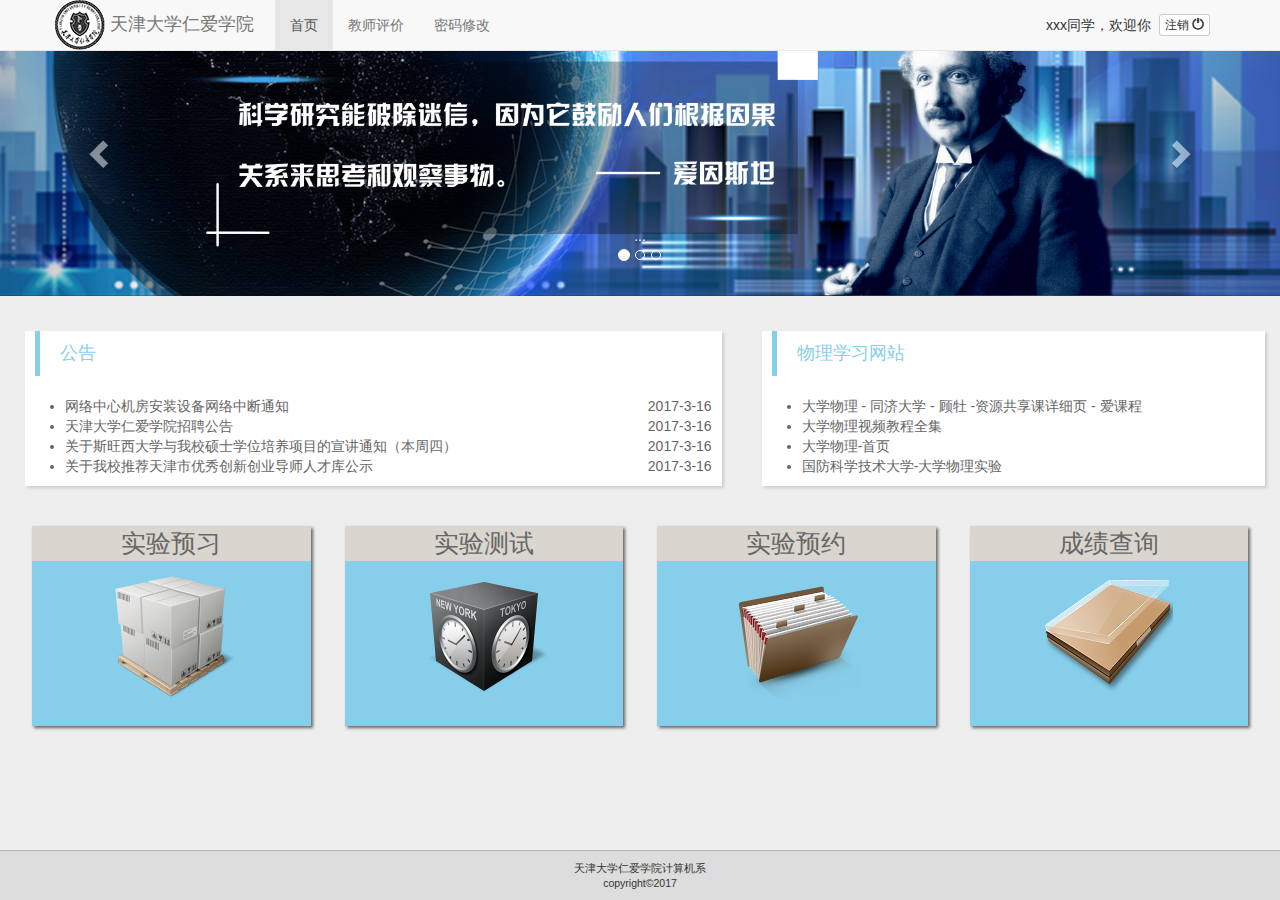
<file: PhysicsSystem/PhysicsSystem/index.html>
<!DOCTYPE html>
<html lang="en">
<head>
    <meta charset="UTF-8">
    <meta name="viewport" content="width=device-width, initial-scale=1">
    <title>天津大学仁爱学院大学物理实验平台-主页</title>
    <link rel="stylesheet" href="css/bootstrap.css">
    <link rel="stylesheet" href="css/index.css">
    <script src="js/jquery.js"></script>
	<script src="js/bootstrap.js"></script>
	<script src="js/index.js"></script>
	
	<script src="js/dataTables.bootstrap.js"></script>
	<script src="js/jquery.dataTables.min.js"></script>
	<link rel="stylesheet" href="css/jquery.dataTables.css">
    <link rel="stylesheet" href="css/dataTables.bootstrap.min.css">
</head>
<body>
	
<!--<img src="images/banner.jpg" class="img-responsive img-rounded img-thumbnail">-->



<!--
	作者：956910931@qq.com
	时间：2017-04-04
	描述：轮播
-->

<div id="carousel-example-generic" class="carousel slide" data-ride="carousel">
  
  <ol class="carousel-indicators">
    <li data-target="#carousel-example-generic" data-slide-to="0" class="active"></li>
    <li data-target="#carousel-example-generic" data-slide-to="1"></li>
    <li data-target="#carousel-example-generic" data-slide-to="2"></li>
  </ol>

  
  <div class="carousel-inner" role="listbox">
    <div class="item active">
      <img src="images/banner.jpg" alt="...">
      <div class="carousel-caption">
     ...
      </div>
    </div>
    <div class="item">
      <img src="images/banner.jpg" alt="...">
      <div class="carousel-caption">
        ...
      </div>
    </div>
     <div class="item">
      <img src="images/banner.jpg" alt="...">
      <div class="carousel-caption">
        ...
      </div>
    </div>
  </div>

  <!-- Controls -->
  <a class="left carousel-control" href="#carousel-example-generic" role="button" data-slide="prev">
    <span class="glyphicon glyphicon-chevron-left" aria-hidden="true"></span>
    <span class="sr-only">Previous</span>
  </a>
  <a class="right carousel-control" href="#carousel-example-generic" role="button" data-slide="next">
    <span class="glyphicon glyphicon-chevron-right" aria-hidden="true"></span>
    <span class="sr-only">Next</span>
  </a>
</div>

<!--轮播结束-->



<nav class="navbar navbar-default navbar-fixed-top">
    <div class="container">
        <div class="navbar-brand">
			<span>
			<img src="images/logo.png">
          天津大学仁爱学院
			</span>
        </div>
        <ul class="nav navbar-nav">
            <li class="active" id="main"><a href="index.html">首页</a></li>
            <li><a href="evaluation.html">教师评价</a></li>
            <li id="updatePwdParent"><a href="#" data-toggle="modal" data-target="#passWord" id="updatePwd">密码修改</a> </li>
        </ul>
        <a href="teacher.html" class="btn btn-default navbar-btn pull-right btn-xs">
            注销
            <span class="glyphicon glyphicon-off"></span>

        </a>
        <span style="line-height: 50px;" class="pull-right">xxx同学，欢迎你&nbsp;&nbsp;</span>
    </div>
</nav>
<div class="container-fluid content1">
    <div class="row">
        <div class="col-md-7">
            <div class="ann">
                <blockquote>
                    公告
                </blockquote>
                <ul class="ann_content">
                    <li><a href="ann.html">网络中心机房安装设备网络中断通知</a><span>2017-3-16</span></li>
                    <li><a href="ann.html">天津大学仁爱学院招聘公告</a><span>2017-3-16</span></li>
                    <li><a href="ann.html">关于斯旺西大学与我校硕士学位培养项目的宣讲通知（本周四）</a><span>2017-3-16</span></li>
                    <li><a href="ann.html">关于我校推荐天津市优秀创新创业导师人才库公示</a><span>2017-3-16</span></li>
                </ul>
            </div>
        </div>
        <div class="col-md-5">
            <div class="quote">
                <blockquote>
                    物理学习网站
                </blockquote>
                <ul class="quote_content">
                    <li><a target="_blank" href="http://www.icourses.cn/coursestatic/course_2182.html">大学物理 - 同济大学 - 顾牡 -资源共享课详细页 - 爱课程</a></li>
                    <li><a target="_blank" href="http://v.dxsbb.com/ligong/305/">大学物理视频教程全集</a></li>
                    <li><a target="_blank" href="http://univphys.szu.edu.cn/">大学物理-首页</a></li>
                    <li><a target="_blank" href="http://www.icourse163.org/course/NUDT-1001673004#/info">国防科学技术大学-大学物理实验</a></li>
                </ul>
            </div>
        </div>
    </div>
</div>
<div class="content2">
    <div class="container-fluid">
        <div class="col-md-3">
            <div class="block" id="block1">
                <a href="data.html">
                    <p>实验预习</p>
                    <img src="images/1.png" class="center-block">
                </a>
            </div>
        </div>

        <div class="col-md-3">
            <div class="block" id="block3">
                <a href="test.html">
                    <p>实验测试</p>
                    <img src="images/3.png" class="center-block">
                </a>
            </div>
        </div>
        <div class="col-md-3">
            <div class="block" id="block4">
                <a href="#" data-toggle="modal" data-target="#reserve">
                    <p>实验预约</p>
                    <img src="images/4.png" class="center-block">
                </a>
            </div>
        </div>
        <div class="col-md-3" >
            <div class="block" id="block2">
                <a href="#" data-target="#searchGrade" data-toggle="modal">
                    <p>成绩查询</p>
                    <img src="images/2.png" class="center-block">
                </a>
            </div>
        </div>
    </div>
</div>
<div class="modal modal-dialog" id="searchGrade">
    <div class="modal-content">
        <div class="modal-header">
            <button type="button" class="close" data-dismiss="modal" aria-hidden="true">&times;</button>
            <h4 class="modal-title" id="myModalLabel">成绩查询</h4>
            <div class="modal-body">
                <table class="table table-hover" id="mytable2">
                    <thead>
                    <tr style="font-size: 0.85em;">
                        <th>实验名称</th>
                        <th>预习成绩</th>
                        <th>实验成绩</th>
                        <th>实验报告成绩</th>
                        <th>总成绩</th>
                    </tr>
                    </thead>
                    <tbody>

                    <tr>
                        <th>--</th>
                        <th>--</th>
                        <th>--</th>
                        <th>--</th>
                        <th>--</th>
                    </tr>
                    <tr>
                        <th>--</th>
                        <th>--</th>
                        <th>--</th>
                        <th>--</th>
                        <th>--</th>
                    </tr>
                    <tr>
                        <th>--</th>
                        <th>--</th>
                        <th>--</th>
                        <th>--</th>
                        <th>--</th>
                    </tr>
                    <tr>
                        <th>--</th>
                        <th>--</th>
                        <th>--</th>
                        <th>--</th>
                        <th>--</th>
                    </tr>
                    <tr>
                        <th>--</th>
                        <th>--</th>
                        <th>--</th>
                        <th>--</th>
                        <th>--</th>
                    </tr>
                    <tr>
                        <th>--</th>
                        <th>--</th>
                        <th>--</th>
                        <th>--</th>
                        <th>--</th>
                    </tr>
                    <tr>
                        <th>--</th>
                        <th>--</th>
                        <th>--</th>
                        <th>--</th>
                        <th>--</th>
                    </tr>
                     <tr>
                        <th>--</th>
                        <th>--</th>
                        <th>--</th>
                        <th>--</th>
                        <th>--</th>
                    </tr>
                     <tr>
                        <th>--</th>
                        <th>--</th>
                        <th>--</th>
                        <th>--</th>
                        <th>--</th>
                    </tr>
                     <tr>
                        <th>--</th>
                        <th>--</th>
                        <th>--</th>
                        <th>--</th>
                        <th>--</th>
                    </tr>
                     <tr>
                        <th>--</th>
                        <th>--</th>
                        <th>--</th>
                        <th>--</th>
                        <th>--</th>
                    </tr>
                    </tbody>
                </table>
                
            </div>
            <div class="modal-footer">
                <button type="button" class="btn btn-default" data-dismiss="modal">关闭</button>
            </div>
        </div>
    </div>

</div>
<div class="modal modal-dialog" id="passWord">
    <div class="modal-content">
        <div class="modal-header">
            <button type="button" class="close" data-dismiss="modal" aria-hidden="true" id="closeModal">&times;</button>
            <h4 class="modal-title">修改密码</h4>
            <div class="modal-body">
                <form>
                    <p>
                        <label for="oldpassword">原密码：</label>
                        <input type="text" class="form-control" id="oldpassword" required placeholder="请输入原密码">
                    </p>
                    <p>
                        <label for="newpassword">新密码：</label>
                        <input type="text" class="form-control" id="newpassword" required placeholder="请输入新密码">
                    </p>
                    <p>
                        <label for="confirmpassword">确认密码：</label>
                        <input type="text" class="form-control" id="confirmpassword" required placeholder="请确认密码">
                    </p>
                    <input type="submit" class="btn btn-default center-block" value="确认修改">

                </form>
            </div>
        </div>
    </div>

</div>
<div class="modal modal-dialog" id="reserve">
    <div class="modal-content">
        <div class="modal-header">
            <button type="button" class="close" data-dismiss="modal" aria-hidden="true">&times;</button>
            <h4 class="modal-title">实验预约</h4>
            <div class="modal-body">
                <div class="alert alert-danger">
                    请先完成预习任务，然后才能预约实验
                </div>
                <div class="alert alert-success">
                    实验时间：xx-xx-xx<br>
                    实验教室：xxx<br>
                    负责教师：xxx<br>
                </div>
            </div>
            <div class="modal-footer">
                <button type="button" class="btn btn-default" data-dismiss="modal">关闭</button>
            </div>
        </div>
    </div>

</div>
<div class="footer_t"></div>
<div class="footer">
	<div class="font">
		天津大学仁爱学院计算机系<br>
    copyright&copy;2017
	</div>
    
</div>


<script>
	$(document).ready(function(){
		$('#updatePwd').bind('click',updatepwd);
		$('#closeModal').bind('click',closemodal);
		
		
		function updatepwd(){
			$('#main').removeClass("active");
			$('#updatePwdParent').addClass("active");
		}
		
		function closemodal(){
			$('#main').addClass("active");
			$('#updatePwdParent').removeClass("active");
		}
		
	})
</script>

<script>
    $(document).ready(function() {
        $('#mytable2').DataTable({
            language: {
                "sProcessing": "处理中...",
                "sLengthMenu": "显示 _MENU_ 项结果",
                "sZeroRecords": "没有匹配结果",
                "sInfo": "显示第 _START_ 至 _END_ 项结果，共 _TOTAL_ 项",
                "sInfoEmpty": "显示第 0 至 0 项结果，共 0 项",
                "sInfoFiltered": "(由 _MAX_ 项结果过滤)",
                "sInfoPostFix": "",
                "sSearch": "搜索:",
                "sUrl": "",
                "sEmptyTable": "表中数据为空",
                "sLoadingRecords": "载入中...",
                "sInfoThousands": ",",
                "oPaginate": {
                    "sFirst": "首页",
                    "sPrevious": "上页",
                    "sNext": "下页",
                    "sLast": "末页"
                },
                "oAria": {
                    "sSortAscending": ": 以升序排列此列",
                    "sSortDescending": ": 以降序排列此列"
                }
            }

        });
    } );

</script>
</body>
</html>
</file>
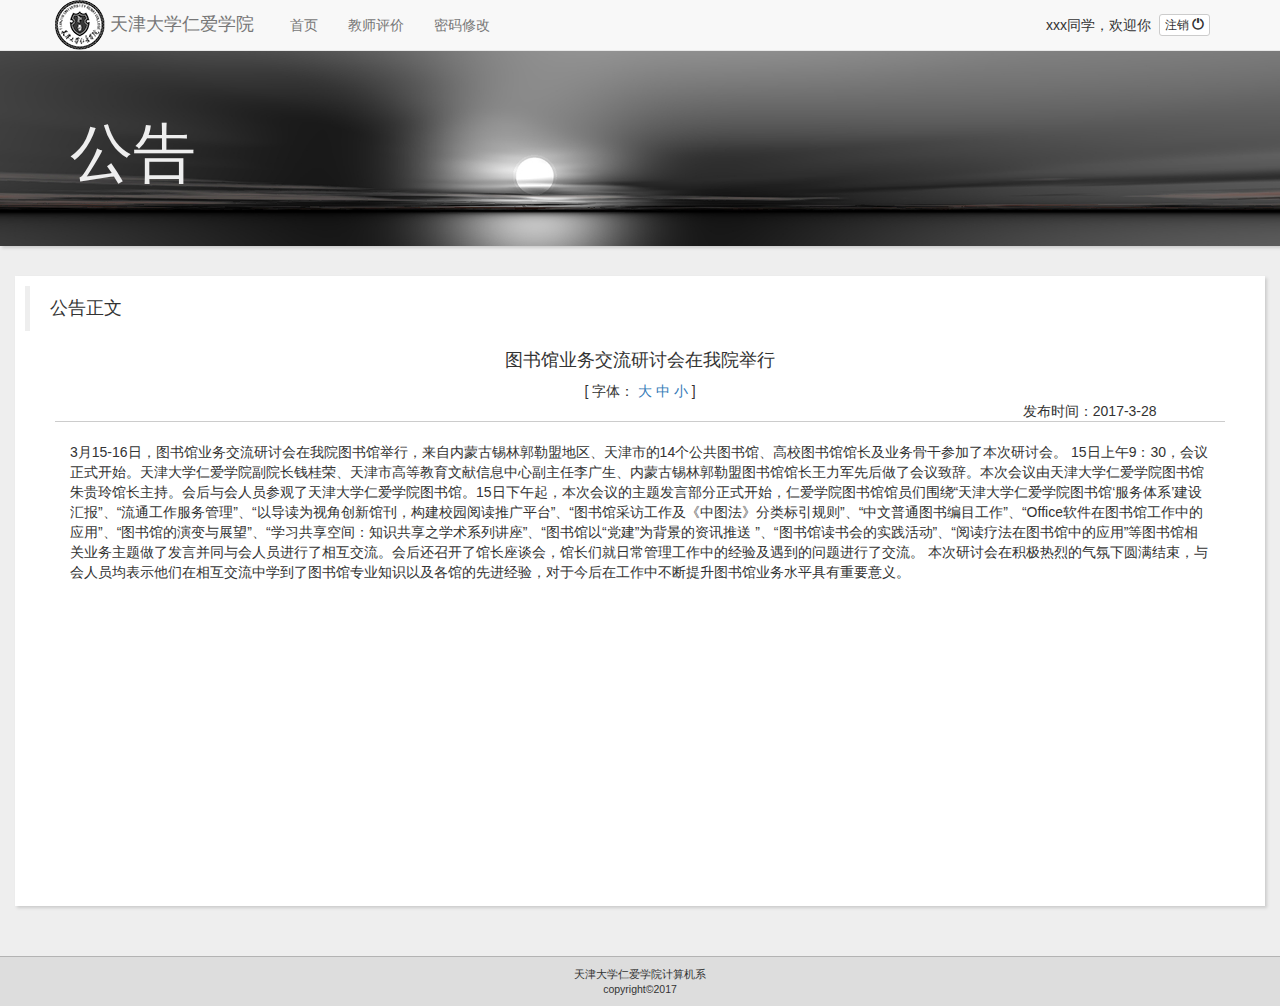
<file: PhysicsSystem/PhysicsSystem/ann.html>
<!DOCTYPE html>
<html lang="en">
<head>
    <meta charset="UTF-8">
    <meta name="viewport" content="width=device-width, initial-scale=1">
    <title>天津大学仁爱学院大学物理实验平台-教师管理后台</title>
    <link rel="stylesheet" href="css/bootstrap.css">
    <link rel="stylesheet" href="css/index.css">
</head>
<body>
<nav class="navbar navbar-default navbar-fixed-top">
    <div class="container">
        <div class="navbar-brand">
			<span>
			<img src="images/logo.png">
            天津大学仁爱学院
			</span>
        </div>
        <ul class="nav navbar-nav">
            <li><a href="index.html">首页</a></li>
            <li><a href="evaluation.html">教师评价</a></li>
            <li><a href="#" data-toggle="modal" data-target="#passWord">密码修改</a> </li>
        </ul>
         <a href="teacher.html" class="btn btn-default navbar-btn pull-right btn-xs">
            注销
            <span class="glyphicon glyphicon-off"></span>

        </a>
        <span style="line-height: 50px;" class="pull-right">xxx同学，欢迎你&nbsp;&nbsp;</span>
    </div>
</nav>
<div class="jumbotron teacher_banner img-responsive">
    <div class="container">
        <h1>公告</h1>
    </div>
</div>
<div class="container-fluid">
    <div class="ann1_content">
        <blockquote>
            公告正文
        </blockquote>
        <div class="ann_header">
            <h4 class="ann_title">图书馆业务交流研讨会在我院举行</h4>
            <div class="ann_btn">[&nbsp;字体：&nbsp;<a href="javascript:void(0);" id="font_b">大</a>&nbsp;<a href="javascript:void(0);" id="font_m">中</a>&nbsp;<a href="javascript:void(0);" id="font_s">小</a>&nbsp;]</div>
            <div class="ann_time">发布时间：2017-3-28</div>
        </div>
        <p class="container ann_body" id="font">
            3月15-16日，图书馆业务交流研讨会在我院图书馆举行，来自内蒙古锡林郭勒盟地区、天津市的14个公共图书馆、高校图书馆馆长及业务骨干参加了本次研讨会。
            15日上午9：30，会议正式开始。天津大学仁爱学院副院长钱桂荣、天津市高等教育文献信息中心副主任李广生、内蒙古锡林郭勒盟图书馆馆长王力军先后做了会议致辞。本次会议由天津大学仁爱学院图书馆朱贵玲馆长主持。会后与会人员参观了天津大学仁爱学院图书馆。15日下午起，本次会议的主题发言部分正式开始，仁爱学院图书馆馆员们围绕“天津大学仁爱学院图书馆‘服务体系’建设汇报”、“流通工作服务管理”、“以导读为视角创新馆刊，构建校园阅读推广平台”、“图书馆采访工作及《中图法》分类标引规则”、“中文普通图书编目工作”、“Office软件在图书馆工作中的应用”、“图书馆的演变与展望”、“学习共享空间：知识共享之学术系列讲座”、“图书馆以“党建”为背景的资讯推送 ”、“图书馆读书会的实践活动”、“阅读疗法在图书馆中的应用”等图书馆相关业务主题做了发言并同与会人员进行了相互交流。会后还召开了馆长座谈会，馆长们就日常管理工作中的经验及遇到的问题进行了交流。
            本次研讨会在积极热烈的气氛下圆满结束，与会人员均表示他们在相互交流中学到了图书馆专业知识以及各馆的先进经验，对于今后在工作中不断提升图书馆业务水平具有重要意义。
        </p>

    </div>

</div>
<div class="modal modal-dialog" id="passWord">
    <div class="modal-content">
        <div class="modal-header">
            <button type="button" class="close" data-dismiss="modal" aria-hidden="true">&times;</button>
            <h4 class="modal-title">修改密码</h4>
            <div class="modal-body">
                <form>
                    <p>
                        <label for="oldpassword">原密码：</label>
                        <input type="text" class="form-control" id="oldpassword" required placeholder="请输入原密码">
                    </p>
                    <p>
                        <label for="newpassword">新密码：</label>
                        <input type="text" class="form-control" id="newpassword" required placeholder="请输入新密码">
                    </p>
                    <p>
                        <label for="confirmpassword">确认密码：</label>
                        <input type="text" class="form-control" id="confirmpassword" required placeholder="请确认密码">
                    </p>
                    <input type="submit" class="btn btn-default center-block">

                </form>
            </div>
        </div>
    </div>

</div>
<div class="footer_t"></div>
<div class="footer">
  <div class="font">
		天津大学仁爱学院计算机系<br>
    copyright&copy;2017
	</div>

</div>
<script src="js/jquery.js"></script>
<script src="js/bootstrap.js"></script>
<script src="js/index.js"></script>
<script>
    $(function () {
        $('#font_b').click(function () {
            $('#font').css("font-size","20px");
        })
        $('#font_m').click(function () {
            $('#font').css("font-size","16px");
        })
        $('#font_s').click(function () {
            $('#font').css("font-size","12px");
        })

    })

</script>


</body>
</html>
</file>
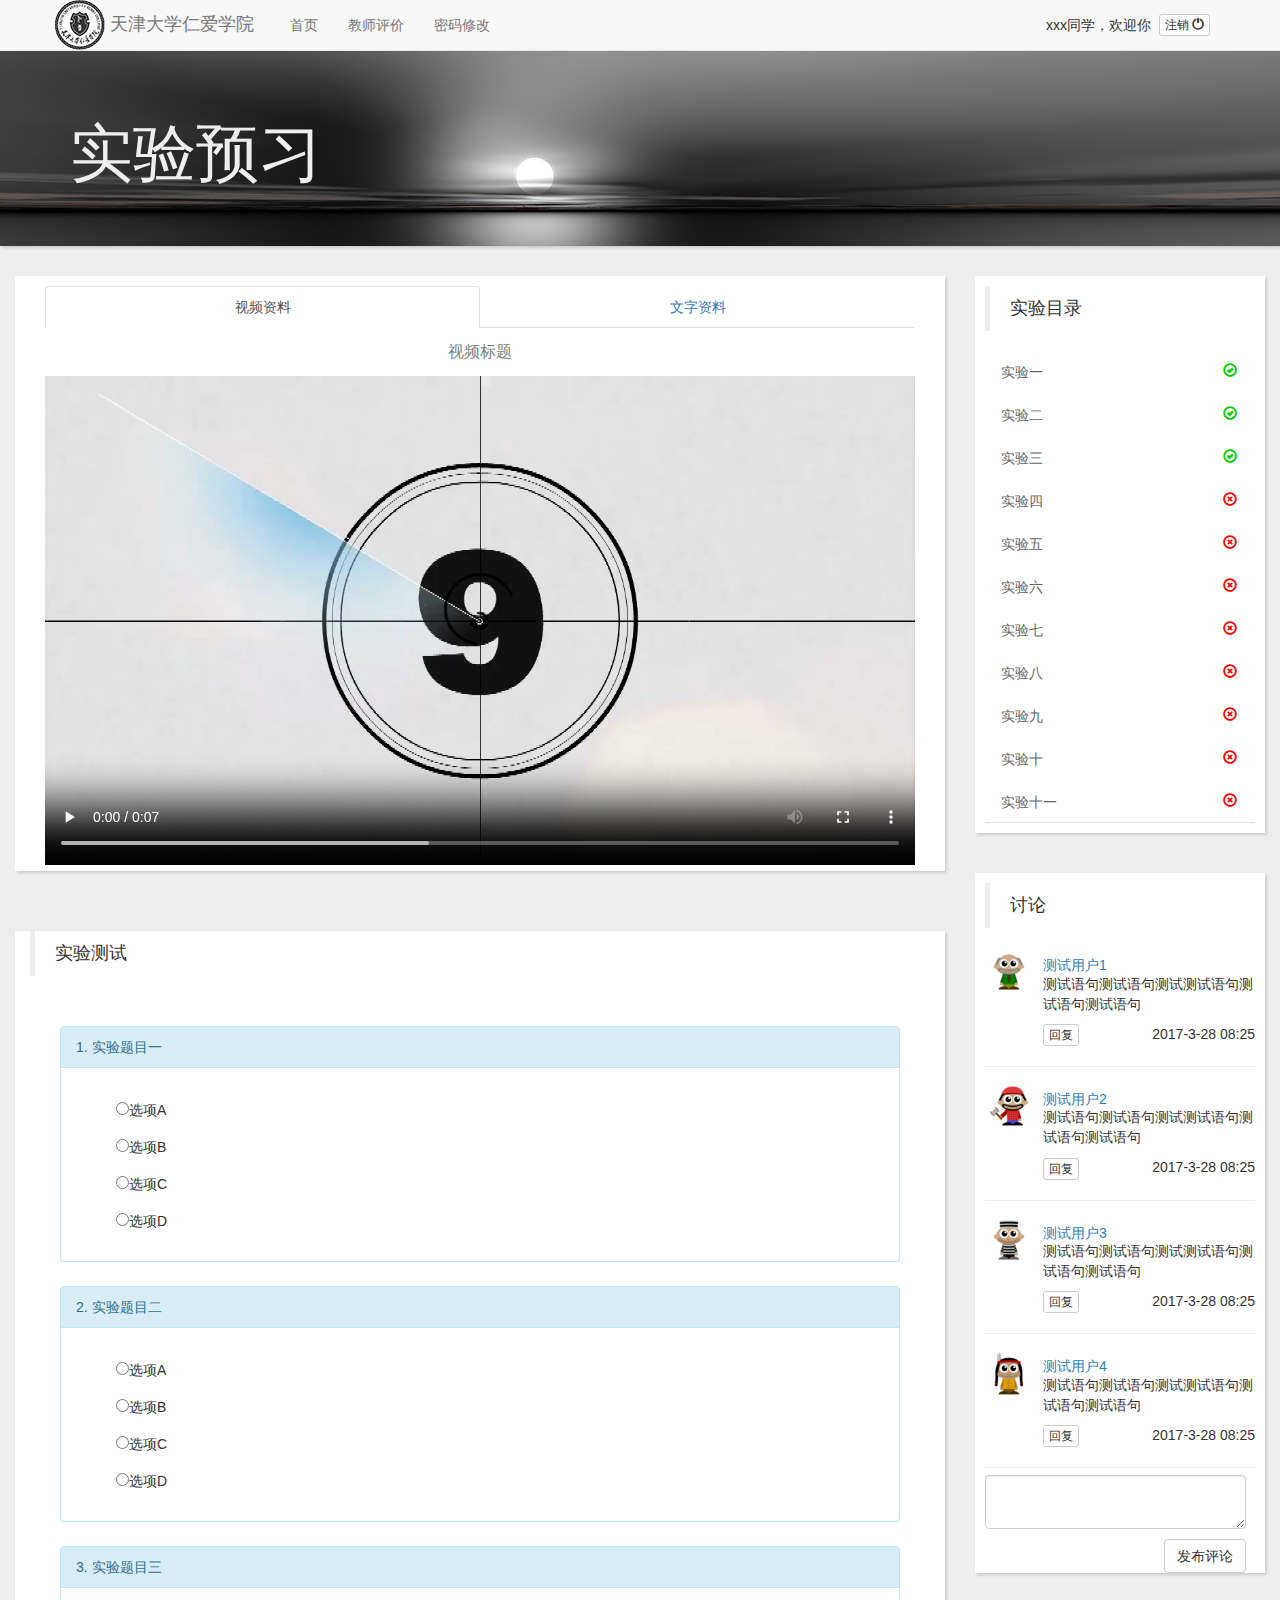
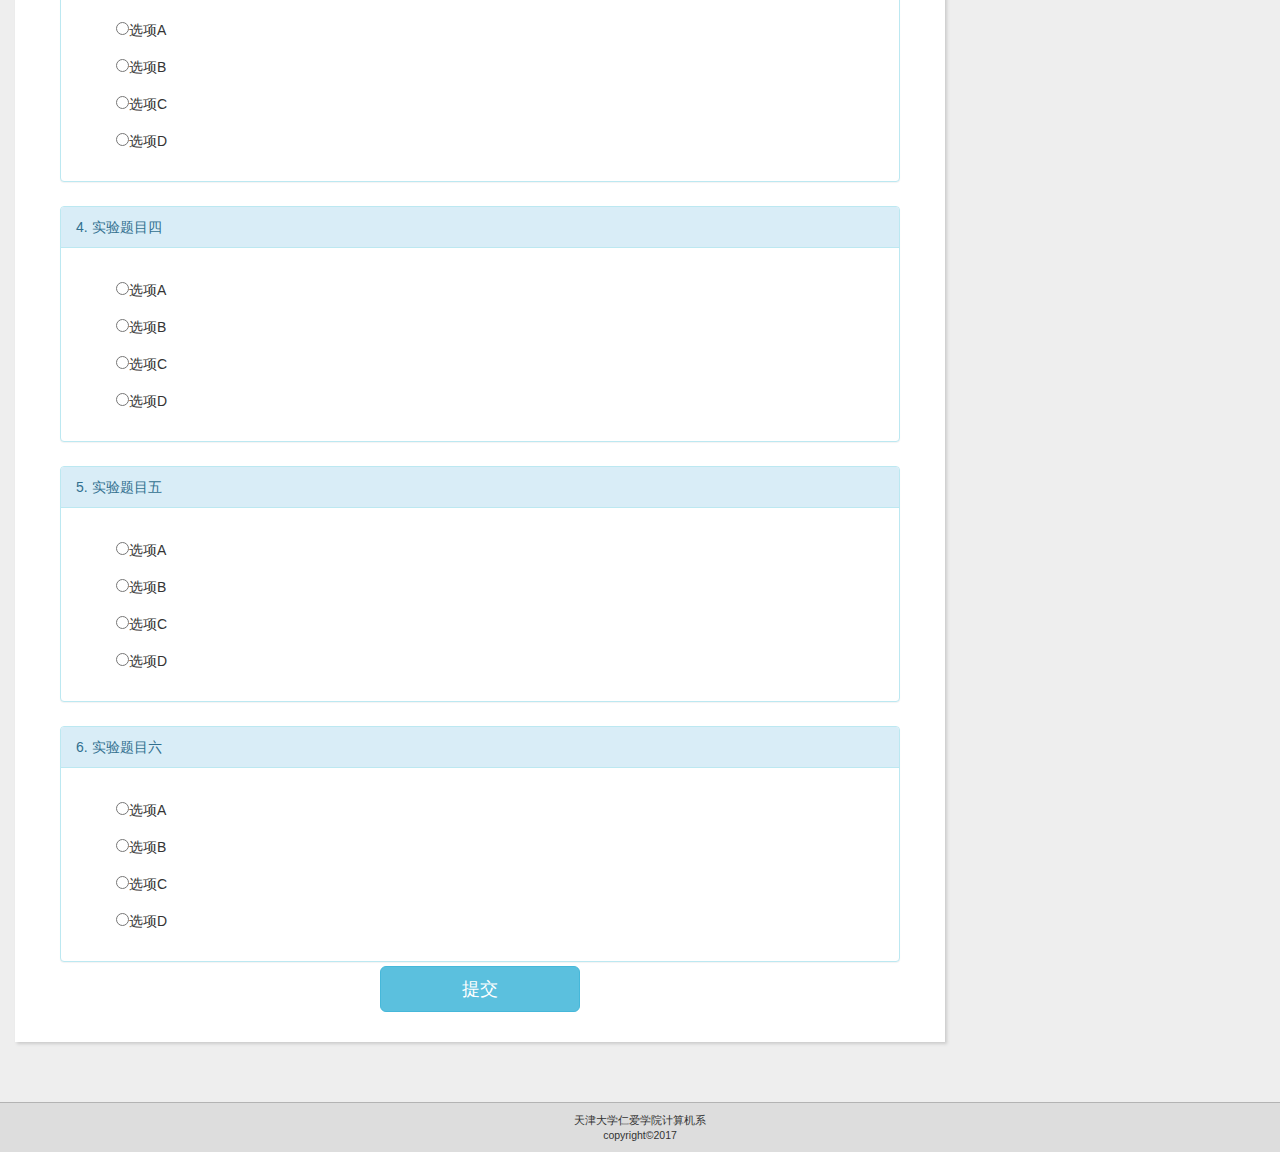
<file: PhysicsSystem/PhysicsSystem/data.html>
<!DOCTYPE html>
<html lang="en">
<head>
    <meta charset="UTF-8">
    <meta name="viewport" content="width=device-width, initial-scale=1">
    <title>天津大学仁爱学院大学物理实验平台-教师管理后台</title>
    <link rel="stylesheet" href="css/bootstrap.css">
    <link rel="stylesheet" href="css/index.css">
    <link rel="stylesheet" href="css/data.css">
    <link rel="stylesheet" href="css/font-awesome.min.css">

</head>
<body>
<nav class="navbar navbar-default navbar-fixed-top">
    <div class="container">
        <div class="navbar-brand">
			<span>
			<img src="images/logo.png">
            天津大学仁爱学院
			</span>
        </div>
        <ul class="nav navbar-nav">
            <li><a href="index.html">首页</a></li>
            <li><a href="evaluation.html">教师评价</a></li>
            <li><a href="#" data-toggle="modal" data-target="#passWord">密码修改</a> </li>
        </ul>
         <a href="teacher.html" class="btn btn-default navbar-btn pull-right btn-xs">
            注销
            <span class="glyphicon glyphicon-off"></span>

        </a>
        <span style="line-height: 50px;" class="pull-right">xxx同学，欢迎你&nbsp;&nbsp;</span>
    </div>
</nav>
<div class="jumbotron teacher_banner img-responsive">
    <div class="container">
        <h1>实验预习</h1>
    </div>
</div>
<div class="video">
    <div class="container-fluid">
        <div class="row">
            <div class="col-md-9">
                <div class="container-fluid data_content">
                    <div class="col-md-12">
                        <ul class="nav nav-tabs nav-justified" style="margin-top: 10px">
                            <li class="active"><a href="#" data-toggle="tab" data-target="#videoC">视频资料</a></li>
                            <li><a href="#" data-toggle="tab" data-target="#wordC">文字资料</a></li>
                        </ul>
                        <div class="tab-content">
                            <div id="videoC" class="video_content tab-pane active">
                                <div class="video_header">
                                    视频标题
                                </div>
                                <div  class="playvideo">
                                    <video width="100%" height="100%" controls="controls">
                                        <source src="video/video.mp4">
                                    </video>

                                </div>
                            </div>
                            <div id="wordC" class="word_content tab-pane">
                                <div class="word_data">
                                    <p><b>实验:  转动惯量的测定</b> <br>1、目的和要求：<br> &nbsp;&nbsp; a. 掌握利用转动定律测定均质规则固体的转动惯量。 <br>&nbsp;&nbsp;b. 验证平行轴定理。 <br>2、实验项目：<br> &nbsp;&nbsp; a. 测定均质圆环及圆盘的转动惯量。  <br>&nbsp;&nbsp;b. 对称地改变重锤相对转轴的位置，检验平行轴定理。 <br>3、实验设备：  刚体转动实验仪，游标卡尺，数字毫秒计。</p>

                                </div>
                            </div>
                        </div>
                    </div>
                </div>
                <div class="container-fluid" style="margin-top: 60px">
                    <div class="row">
                        <div class="col-md-12 test_left">
                            <blockquote>
                                实验测试
                            </blockquote>

                            <div class="test_content">
                                <div class="panel panel-info">
                                    <div class="panel-heading">
                                        1. 实验题目一
                                    </div>
                                    <div class="panel-body">
                                        <ul>
                                            <li><input type="radio" name="test">选项A</li>
                                            <li><input type="radio" name="test">选项B</li>
                                            <li><input type="radio" name="test">选项C</li>
                                            <li><input type="radio" name="test">选项D</li>
                                        </ul>
                                    </div>
                                </div>
                            </div>
                            <div class="test_content">
                                <div class="panel panel-info">
                                    <div class="panel-heading">
                                        2. 实验题目二
                                    </div>
                                    <div class="panel-body">
                                        <ul>
                                            <li><input type="radio" name="test">选项A</li>
                                            <li><input type="radio" name="test">选项B</li>
                                            <li><input type="radio" name="test">选项C</li>
                                            <li><input type="radio" name="test">选项D</li>
                                        </ul>
                                    </div>
                                </div>
                            </div>
                            <div class="test_content">
                                <div class="panel panel-info">
                                    <div class="panel-heading">
                                        3. 实验题目三
                                    </div>
                                    <div class="panel-body">
                                        <ul>
                                            <li><input type="radio" name="test">选项A</li>
                                            <li><input type="radio" name="test">选项B</li>
                                            <li><input type="radio" name="test">选项C</li>
                                            <li><input type="radio" name="test">选项D</li>
                                        </ul>
                                    </div>
                                </div>
                            </div>
                            <div class="test_content">
                                <div class="panel panel-info">
                                    <div class="panel-heading">
                                        4. 实验题目四
                                    </div>
                                    <div class="panel-body">
                                        <ul>
                                            <li><input type="radio" name="test">选项A</li>
                                            <li><input type="radio" name="test">选项B</li>
                                            <li><input type="radio" name="test">选项C</li>
                                            <li><input type="radio" name="test">选项D</li>
                                        </ul>
                                    </div>
                                </div>
                            </div>
                            <div class="test_content">
                                <div class="panel panel-info">
                                    <div class="panel-heading">
                                        5. 实验题目五
                                    </div>
                                    <div class="panel-body">
                                        <ul>
                                            <li><input type="radio" name="test">选项A</li>
                                            <li><input type="radio" name="test">选项B</li>
                                            <li><input type="radio" name="test">选项C</li>
                                            <li><input type="radio" name="test">选项D</li>
                                        </ul>
                                    </div>
                                </div>
                            </div>
                            <div class="test_content">
                                <div class="panel panel-info">
                                    <div class="panel-heading">
                                        6. 实验题目六
                                    </div>
                                    <div class="panel-body">
                                        <ul>
                                            <li><input type="radio" name="test">选项A</li>
                                            <li><input type="radio" name="test">选项B</li>
                                            <li><input type="radio" name="test">选项C</li>
                                            <li><input type="radio" name="test">选项D</li>
                                        </ul>
                                    </div>
                                </div>
                            </div>

                            <button class="btn btn-info center-block btn-lg test_btn">
                                提交
                            </button>
                        </div>
                    </div>
                </div>

            </div>
            <div class="col-md-3">
                <div class="video_nav" id="video_nav">
                    <blockquote>
                        实验目录
                    </blockquote>
                    <ol class="nav nav-tabs nav-stacked">
                        <li><a href="#">实验一<span class="glyphicon glyphicon-ok-circle"></span></a></li>
                        <li><a href="#">实验二<span class="glyphicon glyphicon-ok-circle"></span></a></li>
                        <li><a href="#">实验三<span class="glyphicon glyphicon-ok-circle"></span></a></li>
                        <li><a href="#">实验四<span class="glyphicon glyphicon-remove-circle"></span></a></li>
                        <li><a href="#">实验五<span class="glyphicon glyphicon-remove-circle"></span></a></li>
                        <li><a href="#">实验六<span class="glyphicon glyphicon-remove-circle"></span></a></li>
                        <li><a href="#">实验七<span class="glyphicon glyphicon-remove-circle"></span></a></li>
                        <li><a href="#">实验八<span class="glyphicon glyphicon-remove-circle"></span></a></li>
                        <li><a href="#">实验九<span class="glyphicon glyphicon-remove-circle"></span></a></li>
                        <li><a href="#">实验十<span class="glyphicon glyphicon-remove-circle"></span></a></li>
                        <li><a href="#">实验十一<span class="glyphicon glyphicon-remove-circle"></span></a></li>
                    </ol>
                </div>

                <div class="talk_nav" id="talk_nav">
                    <blockquote>
                        讨论
                    </blockquote>
                    <ul class="media-list">
                        <li class="media">
                            <a href="#" class="pull-left">
                                <img src="images/t1.png" class="media-object">
                            </a>
                            <div class="media-body">
                                <h5><a href="#" class="pull-left">测试用户1</a></h5>
                                <p class="pull-right">测试语句测试语句测试测试语句测试语句测试语句</p>
                                <a href="javascript:void(0);" class="btn btn-default btn-xs" data-toggle="modal" data-target="#talk_pane">回复</a>
                                <span>2017-3-28 08:25</span>
                            </div>
                        </li>
                        <li class="media">
                            <a href="#" class="pull-left">
                                <img src="images/t2.png" class="media-object">
                            </a>
                            <div class="media-body">
                                <h5><a href="#" class="pull-left">测试用户2</a></h5>
                                <p class="pull-right">测试语句测试语句测试测试语句测试语句测试语句</p>
                                <a href="javascript:void(0);" class="btn btn-default btn-xs" data-toggle="modal" data-target="#talk_pane">回复</a>
                                <span>2017-3-28 08:25</span>
                            </div>
                        </li>
                        <li class="media">
                            <a href="#" class="pull-left">
                                <img src="images/t3.png" class="media-object">
                            </a>
                            <div class="media-body">
                                <h5><a href="#" class="pull-left">测试用户3</a></h5>
                                <p class="pull-right">测试语句测试语句测试测试语句测试语句测试语句</p>
                                <a href="javascript:void(0);" class="btn btn-default btn-xs" data-toggle="modal" data-target="#talk_pane">回复</a>
                                <span>2017-3-28 08:25</span>
                            </div>
                        </li>
                        <li class="media">
                            <a href="#" class="pull-left">
                                <img src="images/t4.png" class="media-object">
                            </a>
                            <div class="media-body">
                                <h5><a href="#" class="pull-left">测试用户4</a></h5>
                                <p class="pull-right">测试语句测试语句测试测试语句测试语句测试语句</p>
                                <a href="javascript:void(0);" class="btn btn-default btn-xs" data-toggle="modal" data-target="#talk_pane">回复</a>
                                <span>2017-3-28 08:25</span>
                            </div>
                        </li>
                    </ul>
                    <form>
                        <div class="talk_send">
                            <textarea class="form-control"></textarea>
                            <button class="btn btn-default">发布评论</button>
                        </div>
                    </form>
                </div>

            </div>

        </div>
    </div>


</div>
<div class="modal modal-dialog" id="talk_pane">
    <div class="modal-content">
        <div class="modal-header">
            <button type="button" class="close" data-dismiss="modal" aria-hidden="true">&times;</button>
          <h4 class="modal-title">发表回复</h4>
        </div>
            <div class="modal-body">
                <form>
                  <textarea class="form-control" style="height: 140px;"></textarea>
                    <input type="submit" class="btn btn-default center-block" value="发布评论" style="margin-top: 10px;">

                </form>
            </div>
        </div>
    </div>

</div>
<div class="modal modal-dialog" id="passWord">
    <div class="modal-content">
        <div class="modal-header">
            <button type="button" class="close" data-dismiss="modal" aria-hidden="true">&times;</button>
            <h4 class="modal-title">修改密码</h4>
            <div class="modal-body">
                <form>
                    <p>
                        <label for="oldpassword">原密码：</label>
                        <input type="text" class="form-control" id="oldpassword" required placeholder="请输入原密码">
                    </p>
                    <p>
                        <label for="newpassword">新密码：</label>
                        <input type="text" class="form-control" id="newpassword" required placeholder="请输入新密码">
                    </p>
                    <p>
                        <label for="confirmpassword">确认密码：</label>
                        <input type="text" class="form-control" id="confirmpassword" required placeholder="请确认密码">
                    </p>
                    <input type="submit" class="btn btn-default center-block" value="确认修改">

                </form>
            </div>
        </div>
    </div>

</div>

<div class="footer_t"></div>
<div class="footer">
   <div class="font">
		天津大学仁爱学院计算机系<br>
    copyright&copy;2017
	</div>

</div>
<script src="js/jquery.js"></script>
<script src="js/bootstrap.js"></script>
<script src="js/index.js"></script>
<script>

</script>
</body>
</html>
</file>
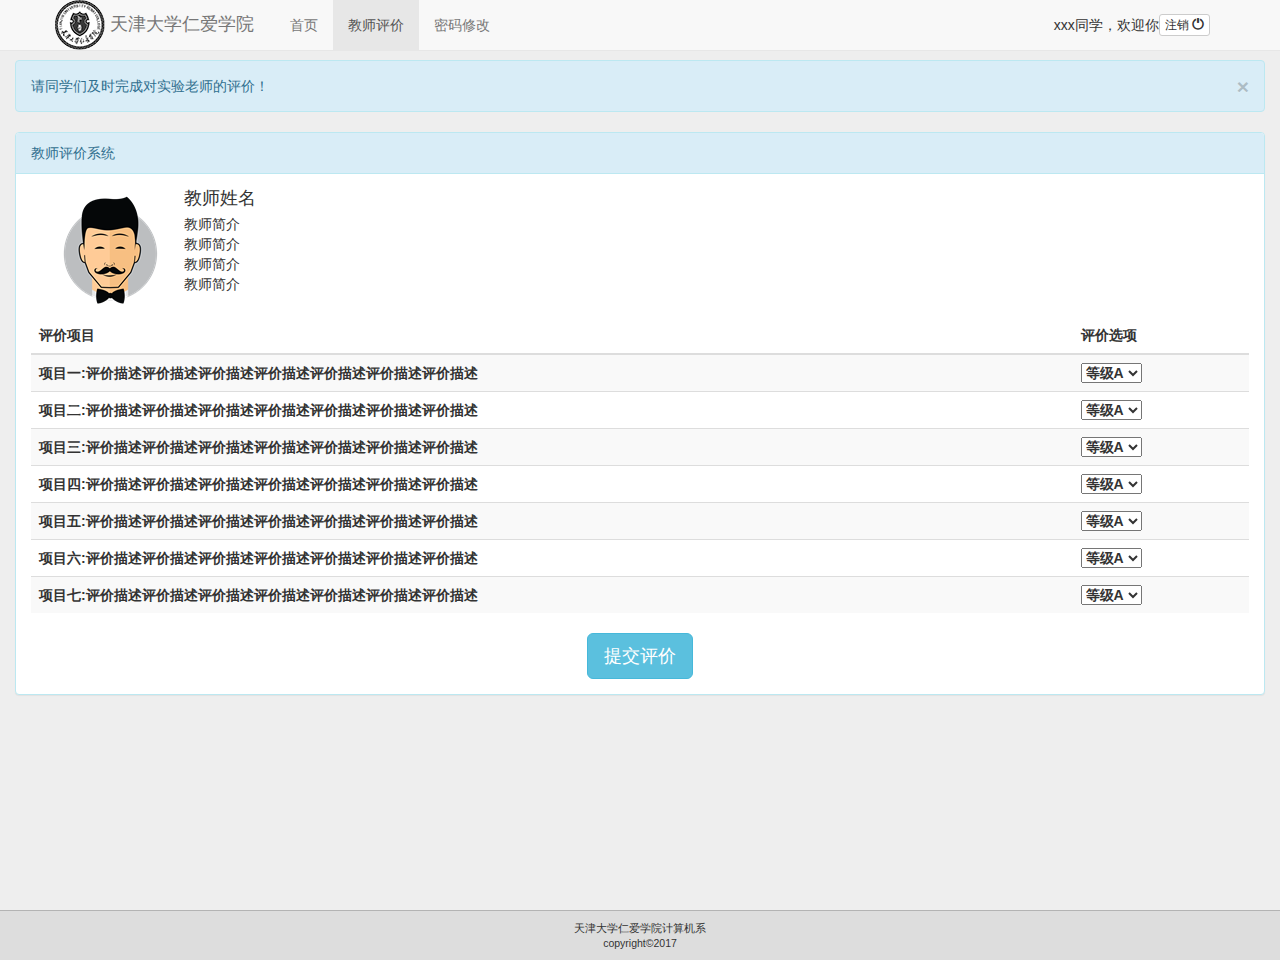
<file: PhysicsSystem/PhysicsSystem/evaluation.html>
<!DOCTYPE html>
<html lang="en">
<head>
    <meta charset="UTF-8">
    <meta name="viewport" content="width=device-width, initial-scale=1">
    <title>天津大学仁爱学院大学物理实验平台-教师管理后台</title>
    <link rel="stylesheet" href="css/bootstrap.css">
    <link rel="stylesheet" href="css/index.css">
</head>
<body>
<nav class="navbar navbar-default navbar-fixed-top">
    <div class="container">
        <div class="navbar-brand">
			<span>
			<img src="images/logo.png">
            天津大学仁爱学院
			</span>
        </div>
        <ul class="nav navbar-nav">
            <li><a href="index.html">首页</a></li>
            <li class="active" id="teaEvaluate"><a href="evaluation.html">教师评价</a></li>
            <li id="updatePwdParent"><a href="#" data-toggle="modal" data-target="#passWord" id="updatePwd">密码修改</a> </li>
           
        </ul>
        <a href="teacher.html" class="btn btn-default navbar-btn pull-right btn-xs">
            注销
            <span class="glyphicon glyphicon-off"></span>

        </a>
        <span style="line-height: 50px;" class="pull-right">xxx同学，欢迎你</span>
    </div>
</nav>
<div class="container-fluid" style="margin-top: 60px">
    <div class="alert alert-info">
        请同学们及时完成对实验老师的评价！
        <button type="button" class="close" data-dismiss="alert" aria-label="Close"><span aria-hidden="true">&times;</span></button>
    </div>
    <div class="panel panel-info">
        <div class="panel-heading">
            教师评价系统
        </div>
        <div class="panel-body">
            <div class="container-fluid">
                <div class="media">
                    <div class="media-left">
                        <img class="media-object" src="images/t5.png" alt="教师头像">
                    </div>
                    <div class="media-body">
                        <h4 class="media-heading">教师姓名</h4>
                        教师简介<br>
                        教师简介<br>
                        教师简介<br>
                        教师简介<br>
                    </div>
                </div>

            </div>
            <table class="table table-hover table-striped">
                <thead>
                <tr>
                    <th>评价项目</th>
                    <th>评价选项</th>
                </tr>
                </thead>
                <tbody>
                <tr>
                    <th>项目一:评价描述评价描述评价描述评价描述评价描述评价描述评价描述</th>
                    <th>
                        <select>
                            <option>等级A</option>
                            <option>等级B</option>
                            <option>等级C</option>
                            <option>等级D</option>
                            <option>等级E</option>
                            <option>等级F</option>
                        </select>
                    </th>
                </tr>
                <tr>
                    <th>项目二:评价描述评价描述评价描述评价描述评价描述评价描述评价描述</th>
                    <th>
                        <select>
                            <option>等级A</option>
                            <option>等级B</option>
                            <option>等级C</option>
                            <option>等级D</option>
                            <option>等级E</option>
                            <option>等级F</option>
                        </select>
                    </th>
                </tr>
                <tr>
                    <th>项目三:评价描述评价描述评价描述评价描述评价描述评价描述评价描述</th>
                    <th>
                        <select>
                            <option>等级A</option>
                            <option>等级B</option>
                            <option>等级C</option>
                            <option>等级D</option>
                            <option>等级E</option>
                            <option>等级F</option>
                        </select>
                    </th>
                </tr>
                <tr>
                    <th>项目四:评价描述评价描述评价描述评价描述评价描述评价描述评价描述</th>
                    <th>
                        <select>
                            <option>等级A</option>
                            <option>等级B</option>
                            <option>等级C</option>
                            <option>等级D</option>
                            <option>等级E</option>
                            <option>等级F</option>
                        </select>
                    </th>
                </tr>  <tr>
                    <th>项目五:评价描述评价描述评价描述评价描述评价描述评价描述评价描述</th>
                    <th>
                        <select>
                            <option>等级A</option>
                            <option>等级B</option>
                            <option>等级C</option>
                            <option>等级D</option>
                            <option>等级E</option>
                            <option>等级F</option>
                        </select>
                    </th>
                </tr>
                <tr>
                    <th>项目六:评价描述评价描述评价描述评价描述评价描述评价描述评价描述</th>
                    <th>
                        <select>
                            <option>等级A</option>
                            <option>等级B</option>
                            <option>等级C</option>
                            <option>等级D</option>
                            <option>等级E</option>
                            <option>等级F</option>
                        </select>
                    </th>
                </tr>
                <tr>
                    <th>项目七:评价描述评价描述评价描述评价描述评价描述评价描述评价描述</th>
                    <th>
                        <select>
                            <option>等级A</option>
                            <option>等级B</option>
                            <option>等级C</option>
                            <option>等级D</option>
                            <option>等级E</option>
                            <option>等级F</option>
                        </select>
                    </th>
                </tr>

                </tbody>
            </table>
            <button class="btn btn-info btn-lg center-block">
                提交评价

            </button>

            </div>

        </div>


    </div>
</div>
<div class="modal modal-dialog" id="passWord">
    <div class="modal-content">
        <div class="modal-header">
            <button type="button" class="close" data-dismiss="modal" aria-hidden="true" id="closeModal">&times;</button>
            <h4 class="modal-title">修改密码</h4>
            <div class="modal-body">
                <form>
                    <p>
                        <label for="oldpassword">原密码：</label>
                        <input type="text" class="form-control" id="oldpassword" required placeholder="请输入原密码">
                    </p>
                    <p>
                        <label for="newpassword">新密码：</label>
                        <input type="text" class="form-control" id="newpassword" required placeholder="请输入新密码">
                    </p>
                    <p>
                        <label for="confirmpassword">确认密码：</label>
                        <input type="text" class="form-control" id="confirmpassword" required placeholder="请确认密码">
                    </p>
                    <input type="submit" class="btn btn-default center-block">

                </form>
            </div>
        </div>
    </div>

</div>
<div class="footer_t"></div>
<div class="footer">
  <div class="font">
		天津大学仁爱学院计算机系<br>
    copyright&copy;2017
	</div>

</div>
<script src="js/jquery.js"></script>
<script src="js/bootstrap.js"></script>
<script src="js/index.js"></script>


<script>
	$(document).ready(function(){
		$('#updatePwd').bind('click',updatepwd);
		$('#closeModal').bind('click',closemodal);
		
		
		function updatepwd(){
			$('#teaEvaluate').removeClass("active");
			$('#updatePwdParent').addClass("active");
		}
		
		function closemodal(){
			$('#teaEvaluate').addClass("active");
			$('#updatePwdParent').removeClass("active");
		}
		
	})
</script>

</body>
</html>
</file>
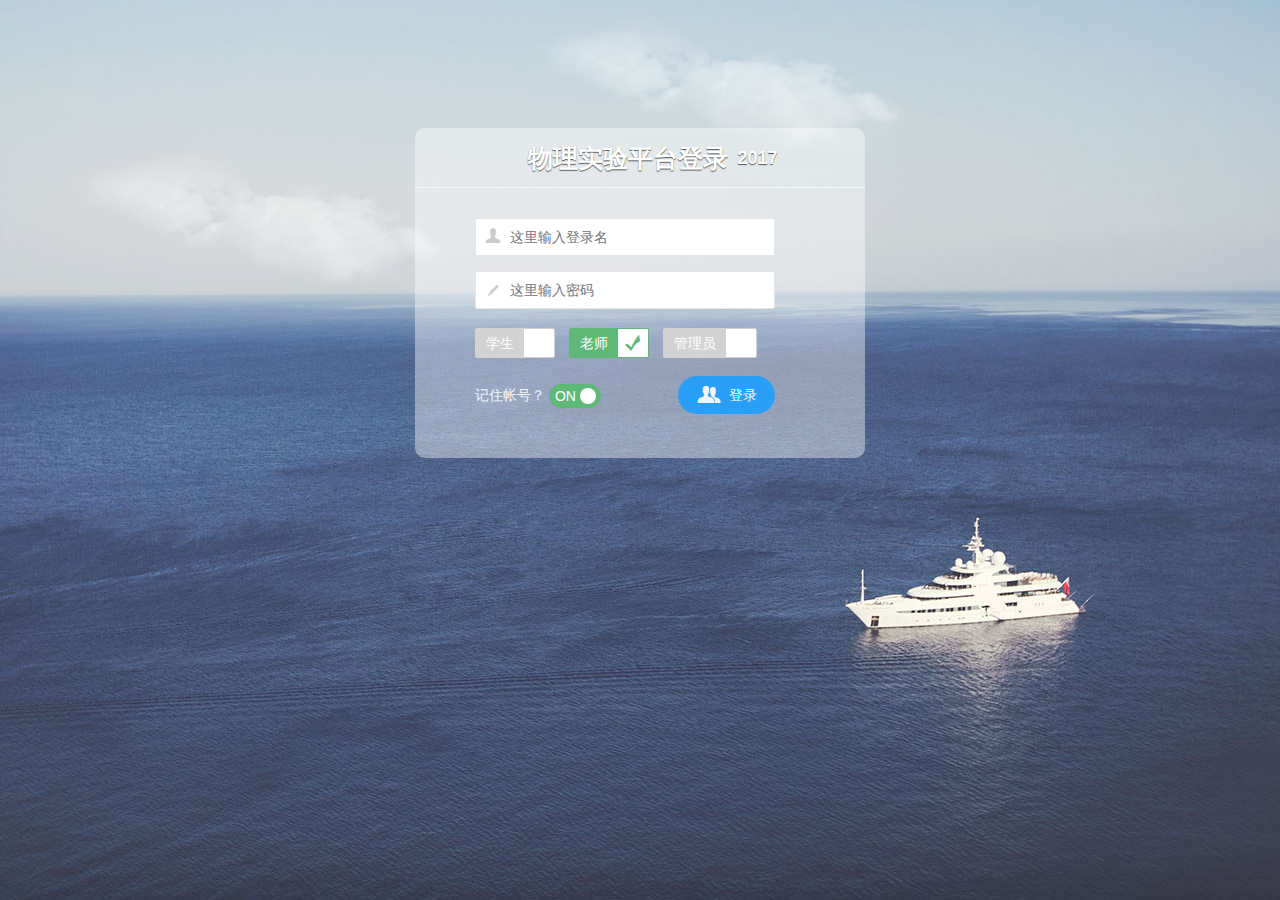
<file: PhysicsSystem/PhysicsSystem/login.html>
<!DOCTYPE html>

<html>

	<head>
		<meta charset="utf-8">
		<meta http-equiv="X-UA-Compatible" content="IE=edge">
		<meta name="viewport" content="width=device-width, initial-scale=1, maximum-scale=1, user-scalable=no">
		<title>登录</title>
		<link rel="stylesheet" href="plugins/layui/css/layui.css" media="all" />
		<link rel="stylesheet" href="css/login.css" />
		
		
		
		<script type="text/javascript" src="js/jquery.js"></script>
		<script type="text/javascript" src="js/login.js"></script>
		<link href="css/login2.css" rel="stylesheet" type="text/css" />
		<script src="js/cloud.js"></script>
	</head>

	<body class="beg-login-bg">
		
			<div id="cloud1" class="cloud"></div>
		    <div id="cloud2" class="cloud"></div>
		
		
		<div class="beg-login-box" >
			<header>
				<h1 style="margin-top: 0px;">物理实验平台登录<sup>2017</sup></h1>
			</header>
			<div class="beg-login-main">
				
					<form action="#" class="layui-form" method="post">
                
					<div class="layui-form-item">
						<label class="beg-login-icon">
                        <i class="layui-icon" style="margin-left: -30px;">&#xe612;</i>
                    </label>
						<input type="text" name="userName" lay-verify="userName" autocomplete="off" placeholder="这里输入登录名" class="layui-input" style="width: 300px;margin-left: -30px;">
					</div>
					<div class="layui-form-item">
						<label class="beg-login-icon">
                        <i class="layui-icon" style="margin-left: -30px;">&#xe642;</i>
                    </label>
						<input type="password" name="password" lay-verify="password" autocomplete="off" placeholder="这里输入密码" class="layui-input" style="width: 300px;margin-left: -30px;">
					</div>
					<div class="layui-input-block" style="margin-left:-30px;">
                    <input type="checkbox" name="tabel_style" lay-check-type="radio"  title="学生">
                    <input type="checkbox" name="tabel_style" lay-check-type="radio"  title="老师"checked="checked">
                    <input type="checkbox" name="tabel_style" lay-check-type="radio"  title="管理员">
                    </div>
				    <br />
					<div class="layui-form-item" style="margin-left:-30px;">
						<div class="beg-pull-left beg-login-remember">
							<label>记住帐号？</label>
							<input type="checkbox" name="rememberMe" value="true" lay-skin="switch" checked title="记住帐号">
						</div>
						<div class="beg-pull-right" >
							<button class="layui-btn layui-btn-normal layui-btn-radius"  lay-submit lay-filter="login">
                            <i class="layui-icon" >&#xe613;&nbsp;</i> 登录
                        </button>
						</div>
						<div class="beg-clear"></div>
					</div>
				</form>

				</div>
			
		</div>
		<script type="text/javascript" src="plugins/layui/layui.js"></script>
		<script>
			layui.use(['layer', 'form'], function() {
				var layer = layui.layer,
					$ = layui.jquery,
					form = layui.form();
					
				form.on('submit(login)',function(data){
					
					location.href='index.html';
					return false;
				});
			});
			
		    layui.use(['form'], function(){
                var form = layui.form();
                form.on('checkbox', function (data) {
                var name = data.elem.getAttribute("name");
                   if (data.elem.getAttribute("lay-check-type") === "radio" && name) {
                var domArr = document.getElementsByName(name);
                var checked = false;
                for (var i = 0; i < domArr.length; i++) {
                    if (domArr[i] !== data.elem && domArr[i].getAttribute("lay-check-type") === "radio") {
                        if (data.elem.checked) {
                            domArr[i].checked = false;
                        } else if (domArr[i].checked) {
                            checked = true;
                        }
                    }
                }
                data.elem.checked = !checked ? true : data.elem.checked;
                form.render('checkbox');
            }
        });
    })
			
			
		</script>
	</body>

</html>
</file>
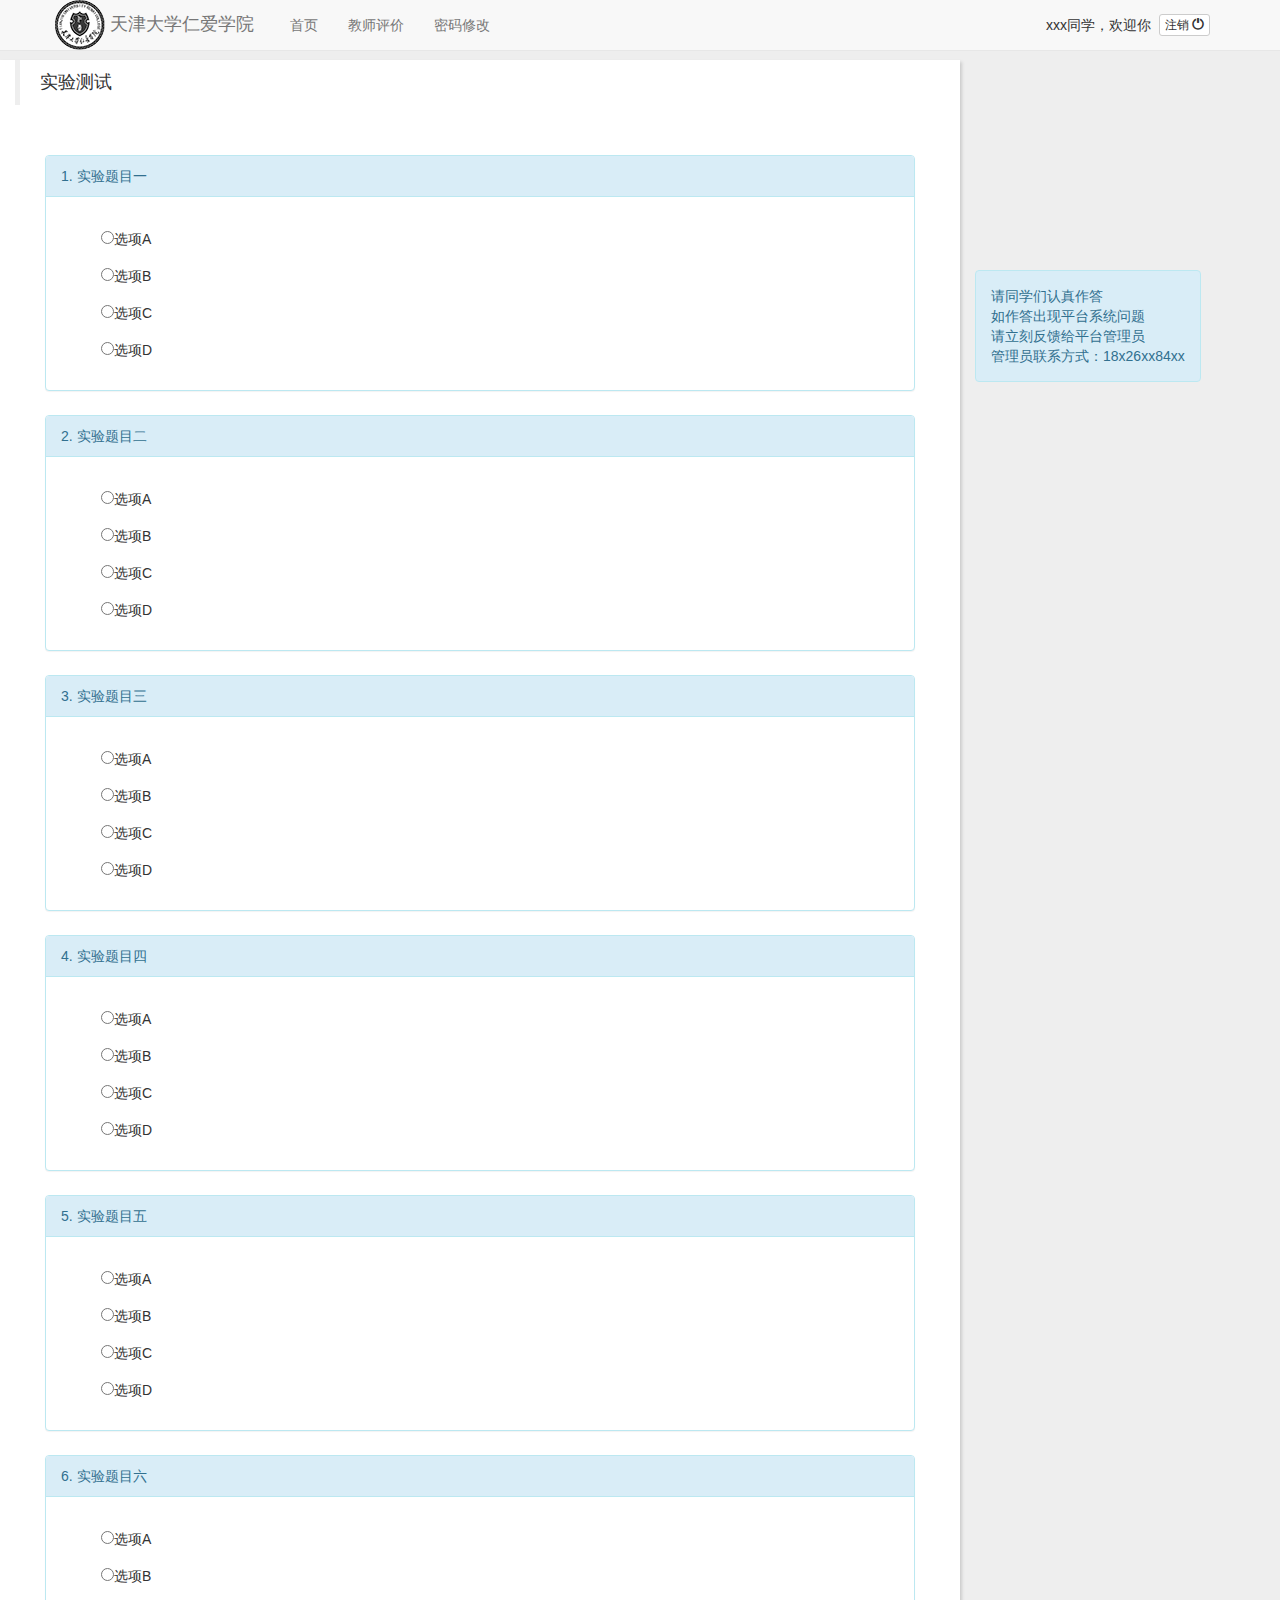
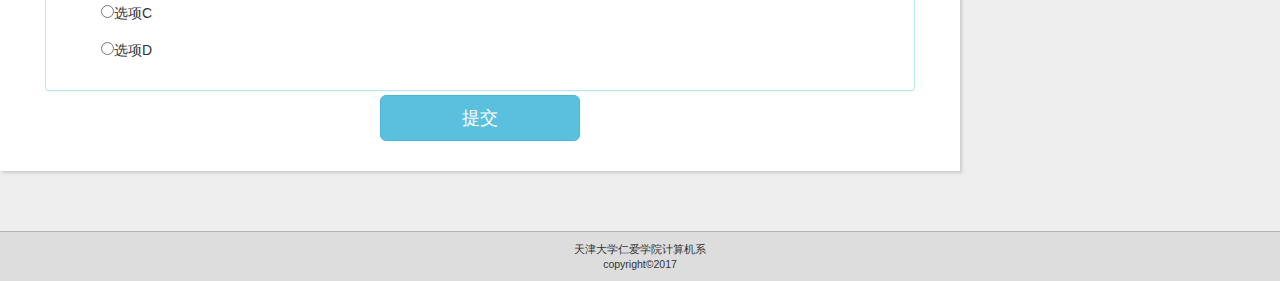
<file: PhysicsSystem/PhysicsSystem/test.html>
<!DOCTYPE html>
<html lang="en">
<head>
    <meta charset="UTF-8">
    <meta name="viewport" content="width=device-width, initial-scale=1">
    <title>天津大学仁爱学院大学物理实验平台-实验测试</title>
    <link rel="stylesheet" href="css/bootstrap.css">
    <link rel="stylesheet" href="css/index.css">

</head>
<body>
<nav class="navbar navbar-default navbar-fixed-top">
    <div class="container">
        <div class="navbar-brand">
			<span>
			<img src="images/logo.png">
            天津大学仁爱学院
			</span>
        </div>
        <ul class="nav navbar-nav">
            <li><a href="index.html">首页</a></li>
            <li><a href="evaluation.html">教师评价</a></li>
            <li><a href="#" data-toggle="modal" data-target="#passWord">密码修改</a> </li>
        </ul>
        <a href="teacher.html" class="btn btn-default navbar-btn pull-right btn-xs">
            注销
            <span class="glyphicon glyphicon-off"></span>

        </a>
        <span style="line-height: 50px;" class="pull-right">xxx同学，欢迎你&nbsp;&nbsp;</span>
    </div>
</nav>
<div class="container-fluid" style="margin-top: 60px">
    <div class="row">
        <div class="col-md-9 test_left">
            <blockquote>
                实验测试
            </blockquote>

            <div class="test_content">
               <div class="panel panel-info">
                   <div class="panel-heading">
                      1. 实验题目一
                   </div>
                   <div class="panel-body">
                       <ul>
                           <li><input type="radio" name="test">选项A</li>
                           <li><input type="radio" name="test">选项B</li>
                           <li><input type="radio" name="test">选项C</li>
                           <li><input type="radio" name="test">选项D</li>
                       </ul>
                   </div>
               </div>
            </div>
            <div class="test_content">
                <div class="panel panel-info">
                    <div class="panel-heading">
                        2. 实验题目二
                    </div>
                    <div class="panel-body">
                        <ul>
                            <li><input type="radio" name="test">选项A</li>
                            <li><input type="radio" name="test">选项B</li>
                            <li><input type="radio" name="test">选项C</li>
                            <li><input type="radio" name="test">选项D</li>
                        </ul>
                    </div>
                </div>
            </div>
            <div class="test_content">
                <div class="panel panel-info">
                    <div class="panel-heading">
                        3. 实验题目三
                    </div>
                    <div class="panel-body">
                        <ul>
                            <li><input type="radio" name="test">选项A</li>
                            <li><input type="radio" name="test">选项B</li>
                            <li><input type="radio" name="test">选项C</li>
                            <li><input type="radio" name="test">选项D</li>
                        </ul>
                    </div>
                </div>
            </div>
            <div class="test_content">
                <div class="panel panel-info">
                    <div class="panel-heading">
                        4. 实验题目四
                    </div>
                    <div class="panel-body">
                        <ul>
                            <li><input type="radio" name="test">选项A</li>
                            <li><input type="radio" name="test">选项B</li>
                            <li><input type="radio" name="test">选项C</li>
                            <li><input type="radio" name="test">选项D</li>
                        </ul>
                    </div>
                </div>
            </div>
            <div class="test_content">
                <div class="panel panel-info">
                    <div class="panel-heading">
                        5. 实验题目五
                    </div>
                    <div class="panel-body">
                        <ul>
                            <li><input type="radio" name="test">选项A</li>
                            <li><input type="radio" name="test">选项B</li>
                            <li><input type="radio" name="test">选项C</li>
                            <li><input type="radio" name="test">选项D</li>
                        </ul>
                    </div>
                </div>
            </div>
            <div class="test_content">
                <div class="panel panel-info">
                    <div class="panel-heading">
                        6. 实验题目六
                    </div>
                    <div class="panel-body">
                        <ul>
                            <li><input type="radio" name="test">选项A</li>
                            <li><input type="radio" name="test">选项B</li>
                            <li><input type="radio" name="test">选项C</li>
                            <li><input type="radio" name="test">选项D</li>
                        </ul>
                    </div>
                </div>
            </div>

            <button class="btn btn-info center-block btn-lg test_btn">
                提交
            </button>
        </div>
        <div class="col-md-3">
            <div class="alert alert-info test_right">
                请同学们认真作答<br>
                如作答出现平台系统问题<br>
                请立刻反馈给平台管理员<br>
                管理员联系方式：18x26xx84xx

            </div>

        </div>

    </div>
</div>
<div class="modal modal-dialog" id="passWord">
    <div class="modal-content">
        <div class="modal-header">
            <button type="button" class="close" data-dismiss="modal" aria-hidden="true">&times;</button>
            <h4 class="modal-title">修改密码</h4>
            <div class="modal-body">
                <form>
                    <p>
                        <label for="oldpassword">原密码：</label>
                        <input type="text" class="form-control" id="oldpassword" required placeholder="请输入原密码">
                    </p>
                    <p>
                        <label for="newpassword">新密码：</label>
                        <input type="text" class="form-control" id="newpassword" required placeholder="请输入新密码">
                    </p>
                    <p>
                        <label for="confirmpassword">确认密码：</label>
                        <input type="text" class="form-control" id="confirmpassword" required placeholder="请确认密码">
                    </p>
                    <input type="submit" class="btn btn-default center-block">

                </form>
            </div>
        </div>
    </div>

</div>
<div class="footer_t"></div>
<div class="footer">
    <div class="font">
		天津大学仁爱学院计算机系<br>
    copyright&copy;2017
	</div>
</div>
<script src="js/jquery.js"></script>
<script src="js/bootstrap.js"></script>
<script src="js/index.js"></script>


</body>
</html>
</file>
<file: PhysicsSystem/PhysicsSystem/css/index.css>
html{
    position: relative;
}
body{
    background: #eeeeee;
    min-height: 100vh;
}
a:focus,a:visited,a:active {
    border:none;
    outline:none;
}

.navbar-brand{
	padding:0px;
	margin:0px;
	width:220px;
}

.img-responsive{
  	margin-top: 45px;
    box-shadow: 2px 2px 3px #ccc;
}
.content1{
    margin-top: 20px;

}

.content1  blockquote{
    margin-top: 15px;
    margin-left: 10px;
    color: skyblue;
    border-left: 5px solid skyblue;
}
.content1 .ann{
    background: white;
    box-shadow: 2px 2px 3px #ccc;
    margin-left: 10px;
    margin-right: 10px;
}
.content1 .ann .ann_content{
    padding-bottom: 10px;
    color: #666666;
}
.content1 .ann .ann_content li a{
    text-decoration: none;
    color: #666666;
}
.content1 .ann .ann_content li a:hover{
    text-decoration: none;
    color: red;

}
.content1 .ann .ann_content li span{
    float: right;
    padding-right: 10px;
}
.content1 .quote{
    background: white;
    box-shadow: 2px 2px 3px #ccc;

}
.content1 .quote .quote_content{
    padding-bottom: 10px;
    color: #666666;
}
.content1 .quote .quote_content li a{
    text-decoration: none;
    color: #666666;
}
.content1 .quote .quote_content li a:hover{
    text-decoration: none;
    color: red;

}
.content2{
    margin-top: 20px;
    margin-bottom: 30px;
}
.content2 .block{
    margin: 2px;
    background: skyblue;
    height: 200px;
    margin-top: 10px;
    box-shadow: 2px 2px 3px #666;
    text-align: center;
    font-size: 25px;
    font-family: 微软雅黑;



}
.content2 .block a{

    font-size: 25px;
    font-family: 微软雅黑;
    text-decoration: none;

}
.content2 .block a p{

    font-size: 25px;
    font-family: 微软雅黑;
   background: #D9D6CF;
    color: #666;

}
.content2 .block:hover{
    margin: 2px;
    height: 200px;
    box-shadow: 5px 5px 10px #666;
    opacity: 0.8;

}
.footer{
    background: #dddddd;
    border-top: 1px solid #b3b3b3;
    text-align: center;
    width: 100%;
    height: 50px;
    position: absolute;
    bottom: 0px;
    font-size: 0.75em;
    margin-top: 15px;

}
.font{
	margin-top: 10px;
}
.footer_t{
    height: 80px;

}
#searchGrade{
    position: fixed;
    top:3%;
}
#passWord{
    position:fixed;
    top:20%;

}
#reserve{
    position: fixed;
    top:30%;


}
/*教师管理页面*/

.teacher_banner{
    margin-top: 51px;
    background-image: url("../images/teacher_banner.jpg")!important;
    background-size: cover;
    color: #eeeeee;
}
.teacher_left{
    background: white;
    box-shadow: 2px 2px 3px #ccc;
    padding: 10px;
}
.teacher_right{
    background: white;
    box-shadow: 2px 2px 3px #ccc;
    padding: 10px;

    margin-bottom: 20px;
}
.teacher_right blockquote{
    border-bottom: 1px solid #eeeeee;
}

.experiment{
    width: 70%;
}
/*公告栏*/
.ann1_content{
    background: white;
    box-shadow: 2px 2px 3px #ccc;
    padding: 10px;
    min-height: 70vh;

    margin-bottom: 20px;
}
.ann_header{
    margin-bottom: 20px;

}
.ann_title{
    text-align: center;
}
.ann_btn{
    text-align: center;
}
.ann_btn a{
    text-decoration: none;
}
.ann_time{
    float: right;
    margin-right: 8%;
}

.ann_body{
    border-top: 1px solid #cccccc;
    padding-top: 20px;

}
/*实验测试页面*/
.test_left{
    background:white;
    box-shadow: 2px 2px 3px #ccc;
    margin-bottom: 30px;
    padding-bottom: 30px;
}
.test_right{
    position: fixed;
    top:30%;

}
.test_content{
    margin: 30px;
    padding: 20px 0px;
    height: 230px;
}
.test_content ul li{
    margin: 15px 0px;
    list-style: none;
}
.test_head{
    font-size: 16px;

}

.test_radio{

    display: inline-block;
    margin-top: 100px;
}
.test_radio input{
    margin-left: 150px;
}
.test_btn{
   width: 200px;
}
</file>
<file: PhysicsSystem/PhysicsSystem/css/data.css>
a:focus,a:visited,a:active {
    border:none;
    outline:none;
}

.video_status{
    float: right;
    line-height: 48px;
}
.video_header{
    width: 100%;
    height: 48px;
    border-radius: 3px 3px 0px 0px;
    text-align: center;
    font-size: 16px;
    line-height: 48px;
    margin: 0 auto;
    color: #7a7f82;
    display: inline-block;
}
#talk_pane{
    position: absolute;
    top:30%;
}



.playvideo{
    height: auto;
    cursor: pointer;
}
body{
    min-height: 100vh;
}
.data_content{
    background: white;
    box-shadow: 2px 2px 3px #ccc;
}
.word_content{
    margin-top: 30px;
    padding: 10px;
    margin-bottom: 20px;

}
.video_nav{
    background: white;
    box-shadow: 2px 2px 3px #ccc;
    padding: 10px;
}


.glyphicon-ok-circle{
    color: #0c0;
}
.glyphicon-remove-circle{
    color: red;
}
.video_nav ol li span{

    float: right;
}
.video_nav ol li a{
    color: #666666;
    text-decoration: none;
}
.talk_nav{
    min-height: 700px;
    position: relative;
    background: white;
    box-shadow: 2px 2px 3px #ccc;
    padding: 10px;
    margin-bottom: 20px;
    margin-top: 40px;
}
.talk_nav ul li{
    list-style: none;
    border-bottom: 1px solid #eeeeee;
    width: 100%;
    padding-bottom: 20px;

}
.talk_nav ul li span{
    float: right;
}
.talk_send{
    position: absolute;
    bottom: 0px;
    width: 90%;
}
.talk_send button{
    margin-top: 10px;
    float: right;

}

.word_data{
    padding: 20px 40px;
}

.distr_btn{
    float: right;
}
.distr_form{
    width: 100%;
    margin: 40px auto;

}
.media-list{
    margin-top: 10px;

}
</file>
<file: PhysicsSystem/PhysicsSystem/plugins/layui/css/layui.css>
layui-main/** layui-v1.0.7 LGPL License By http://www.layui.com */
 .layui-btn,.layui-inline,img{vertical-align:middle}.layui-btn,.layui-unselect{-webkit-user-select:none;-ms-user-select:none;-moz-user-select:none}.layui-laypage a,a{text-decoration:none}.layui-btn,.layui-tree li i,.layui-unselect{-moz-user-select:none}.layui-form-select dl,.layui-nav-child{min-width:100%;box-shadow:0 2px 4px rgba(0,0,0,.12)}blockquote,body,button,dd,div,dl,dt,form,h1,h2,h3,h4,h5,h6,input,li,ol,p,pre,td,textarea,th,ul{margin:0;padding:0;-webkit-tap-highlight-color:rgba(0,0,0,0)}a:active,a:hover{outline:0}img{display:inline-block;border:none}li{list-style:none}table{border-collapse:collapse;border-spacing:0}h1,h2,h3{font-size:14px;font-weight:400}h4,h5,h6{font-size:100%;font-weight:400}button,input,optgroup,option,select,textarea{font-family:inherit;font-size:inherit;font-style:inherit;font-weight:inherit;outline:0}pre{white-space:pre-wrap;white-space:-moz-pre-wrap;white-space:-pre-wrap;white-space:-o-pre-wrap;word-wrap:break-word}::-webkit-scrollbar{width:10px;height:10px}::-webkit-scrollbar-button:vertical{display:none}::-webkit-scrollbar-corner,::-webkit-scrollbar-track{background-color:#e2e2e2}::-webkit-scrollbar-thumb{border-radius:0;background-color:rgba(0,0,0,.3)}::-webkit-scrollbar-thumb:vertical:hover{background-color:rgba(0,0,0,.35)}::-webkit-scrollbar-thumb:vertical:active{background-color:rgba(0,0,0,.38)}@font-face{font-family:layui-icon;src:url(../font/iconfont.eot);src:url(../font/iconfont.eot?#iefix) format('embedded-opentype'),url(../font/iconfont.woff) format('woff'),url(../font/iconfont.ttf) format('truetype'),url(../font/iconfont.svg#iconfont) format('svg')}.layui-icon{font-family:layui-icon!important;font-size:16px;font-style:normal;-webkit-font-smoothing:antialiased;-moz-osx-font-smoothing:grayscale}body{line-height:24px;font:14px Helvetica Neue,Helvetica,PingFang SC,\5FAE\8F6F\96C5\9ED1,Tahoma,Arial,sans-serif}.layui-flow-more a cite,.layui-laypage em,.layui-tree li a cite,a cite{font-style:normal}hr{height:1px;margin:10px 0;border:0;background-color:#e2e2e2;clear:both}a{color:#333}a:hover{color:#777}a cite{*cursor:pointer}.layui-box,.layui-box *{-webkit-box-sizing:content-box!important;-moz-box-sizing:content-box!important;box-sizing:content-box!important}.layui-border-box,.layui-border-box *{-webkit-box-sizing:border-box!important;-moz-box-sizing:border-box!important;box-sizing:border-box!important}.layui-clear{clear:both;*zoom:1}.layui-clear:after{content:'\20';clear:both;*zoom:1;display:block;height:0}.layui-inline{position:relative;display:inline-block;*display:inline;*zoom:1}.layui-edge{position:absolute;width:0;height:0;border-style:dashed;border-color:transparent;overflow:hidden}.layui-elip{text-overflow:ellipsis;overflow:hidden;white-space:nowrap}.layui-disabled,.layui-disabled:hover{color:#d2d2d2!important;cursor:not-allowed!important}.layui-circle{border-radius:100%}.layui-show{display:block!important}.layui-hide{display:none!important}.layui-main{}.layui-header{position:relative;z-index:1000;height:65px}.layui-header a:hover{transition:all .5s;-webkit-transition:all .5s}.layui-side{position:fixed;top:0;bottom:0;z-index:999;width:200px;overflow-x:hidden}.layui-side-scroll{width:220px;height:100%;overflow-x:hidden}.layui-body{position:absolute;left:200px;right:0;top:0;bottom:0;z-index:998;width:auto;overflow:hidden;overflow-y:auto;-webkit-box-sizing:border-box;-moz-box-sizing:border-box;box-sizing:border-box}.layui-layout-admin .layui-header{border-bottom:5px solid #1AA094}.layui-layout-admin .layui-side{top:70px;width:200px;overflow-x:hidden}.layui-layout-admin .layui-body{top:70px;bottom:44px}.layui-layout-admin .layui-main{width:auto;margin:0 15px}.layui-layout-admin .layui-footer{position:fixed;left:200px;right:0;bottom:0;height:44px;background-color:#eee}.layui-btn,.layui-input,.layui-select,.layui-textarea,.layui-upload-button{outline:0;-webkit-transition:border-color .3s cubic-bezier(.65,.05,.35,.5);transition:border-color .3s cubic-bezier(.65,.05,.35,.5);-webkit-box-sizing:border-box!important;-moz-box-sizing:border-box!important;box-sizing:border-box!important}.layui-elem-quote{margin-bottom:10px;padding:15px;line-height:22px;border-left:5px solid #009688;border-radius:0 2px 2px 0;background-color:#f2f2f2}.layui-quote-nm{border-color:#e2e2e2;border-style:solid;border-width:1px 1px 1px 5px;background:0 0}.layui-elem-field{margin-bottom:10px;padding:0;border:1px solid #e2e2e2}.layui-elem-field legend{margin-left:20px;padding:0 10px;font-size:20px;font-weight:300}.layui-field-title{margin:10px 0 20px;border:none;border-top:1px solid #e2e2e2}.layui-field-box{padding:10px 15px}.layui-field-title .layui-field-box{padding:10px 0}.layui-bg-black{background-color:#393D49;color:#c2c2c2}.layui-bg-black a{color:#c2c2c2}.layui-bg-black a:hover{color:#fff}.layui-bg-gray{background-color:#eee;color:#333}.layui-bg-green{background-color:#009688;color:#D7EEE8}.layui-bg-blue{background-color:#1E9FFF;color:#D7EEE8}.layui-word-aux{font-size:12px;color:#999;padding:0 5px}.layui-btn{display:inline-block;height:38px;line-height:38px;padding:0 18px;background-color:#009688;color:#fff;white-space:nowrap;text-align:center;border:none;border-radius:2px;cursor:pointer;opacity:.9;filter:alpha(opacity=90)}.layui-btn:hover{opacity:.8;filter:alpha(opacity=80);color:#fff}.layui-btn:active{opacity:1;filter:alpha(opacity=100)}.layui-btn+.layui-btn{margin-left:10px}.layui-btn-radius{border-radius:100px}.layui-btn .layui-icon{font-size:18px;vertical-align:bottom}.layui-btn-primary{border:1px solid #C9C9C9;background-color:#fff;color:#555}.layui-btn-primary:hover{border-color:#009688;color:#333}.layui-btn-normal{background-color:#1E9FFF}.layui-btn-warm{background-color:#F7B824}.layui-btn-danger{background-color:#FF5722}.layui-btn-disabled,.layui-btn-disabled:active,.layui-btn-disabled:hover{border:1px solid #e6e6e6;background-color:#FBFBFB;color:#C9C9C9;cursor:not-allowed;opacity:1}.layui-btn-big{height:44px;line-height:44px;padding:0 25px;font-size:16px}.layui-btn-small{height:30px;line-height:30px;padding:0 10px;font-size:12px}.layui-btn-small i{font-size:16px!important}.layui-btn-mini{height:22px;line-height:22px;padding:0 5px;font-size:12px}.layui-btn-mini i{font-size:14px!important}.layui-input,.layui-select,.layui-textarea{height:38px;line-height:38px;line-height:36px\9;border:1px solid #e6e6e6;background-color:#fff;border-radius:2px}.layui-form-label,.layui-form-mid,.layui-textarea{line-height:20px;position:relative}.layui-input,.layui-textarea{display:block;width:100%;padding-left:10px}.layui-input:hover,.layui-textarea:hover{border-color:#D2D2D2!important}.layui-input:focus,.layui-textarea:focus{border-color:#C9C9C9!important}.layui-textarea{min-height:100px;height:auto;padding:6px 10px;resize:vertical}.layui-select{padding:0 10px}.layui-form input[type=checkbox],.layui-form input[type=radio],.layui-form select{display:none}.layui-form-item{margin-bottom:15px;clear:both;*zoom:1}.layui-form-item:after{content:'\20';clear:both;*zoom:1;display:block;height:0}.layui-form-label{float:left;display:block;padding:9px 15px;width:80px;font-weight:400;text-align:right}.layui-form-item .layui-inline{margin-bottom:5px;margin-right:10px}.layui-input-block,.layui-input-inline{position:relative}.layui-input-block{margin-left:110px;min-height:36px}.layui-input-inline{display:inline-block;vertical-align:middle}.layui-form-item .layui-input-inline{float:left;width:190px;margin-right:10px}.layui-form-text .layui-input-inline{width:auto}.layui-form-mid{float:left;display:block;padding:8px 0;margin-right:10px}.layui-form-danger+.layui-form-select .layui-input,.layui-form-danger:focus{border:1px solid #FF5722!important}.layui-form-select{position:relative}.layui-form-select .layui-input{padding-right:30px;cursor:pointer}.layui-form-select .layui-edge{position:absolute;right:10px;top:50%;margin-top:-3px;cursor:pointer;border-width:6px;border-top-color:#c2c2c2;border-top-style:solid;transition:all .3s;-webkit-transition:all .3s}.layui-form-checkbox,.layui-form-switch{-webkit-transition:.1s linear;cursor:pointer}.layui-form-select dl{display:none;position:absolute;left:0;top:42px;padding:5px 0;z-index:999;border:1px solid #d2d2d2;max-height:300px;overflow-y:auto;background-color:#fff;border-radius:2px;box-sizing:border-box}.layui-form-select dl dd,.layui-form-select dl dt{padding:0 10px;line-height:36px;white-space:nowrap;overflow:hidden;text-overflow:ellipsis}.layui-form-select dl dt{font-size:12px;color:#999}.layui-form-select dl dd{cursor:pointer}.layui-form-select dl dd:hover{background-color:#f2f2f2}.layui-form-select .layui-select-group dd{padding-left:20px}.layui-form-select dl dd.layui-this{background-color:#5FB878;color:#fff}.layui-form-checkbox,.layui-form-select dl dd.layui-disabled{background-color:#fff}.layui-form-selected dl{display:block}.layui-form-checkbox,.layui-form-checkbox *,.layui-form-radio,.layui-form-radio *,.layui-form-switch{display:inline-block;vertical-align:middle}.layui-form-selected .layui-edge{margin-top:-9px;-webkit-transform:rotate(180deg);transform:rotate(180deg);margin-top:-3px\9}:root .layui-form-selected .layui-edge{margin-top:-9px\0/IE9}.layui-select-disabled .layui-disabled{border-color:#eee!important}.layui-select-disabled .layui-edge{border-top-color:#d2d2d2}.layui-form-checkbox{position:relative;height:30px;line-height:28px;margin:4px 10px 0 0;padding-right:30px;border:1px solid #d2d2d2;font-size:0;border-radius:2px;transition:.1s linear;box-sizing:border-box!important}.layui-form-checkbox:hover{border:1px solid #c2c2c2}.layui-form-checkbox span{padding:0 10px;font-size:14px;background-color:#d2d2d2;color:#fff;overflow:hidden;white-space:nowrap;text-overflow:ellipsis}.layui-form-checkbox:hover span{background-color:#c2c2c2}.layui-form-checkbox i{position:absolute;right:0;width:37px;color:#fff;font-size:20px}.layui-form-checkbox:hover i{color:#c2c2c2}.layui-form-checked,.layui-form-checked:hover{border:1px solid #5FB878}.layui-form-checked span,.layui-form-checked:hover span{background-color:#5FB878}.layui-form-checked i,.layui-form-checked:hover i{color:#5FB878}.layui-form-switch{position:relative;height:22px;line-height:22px;width:40px;padding:0 5px;margin-top:8px;border:1px solid #d2d2d2;border-radius:20px;background-color:#fff;transition:.1s linear}.layui-form-switch i{position:absolute;left:5px;top:3px;width:16px;height:16px;border-radius:20px;background-color:#d2d2d2;-webkit-transition:.1s linear;transition:.1s linear}.layui-form-onswitch{border-color:#5FB878;background-color:#5FB878}.layui-form-onswitch:before{content:'ON';color:#fff}.layui-form-onswitch i{left:30px;background-color:#fff}.layui-checkbox-disbaled{border-color:#e2e2e2!important}.layui-checkbox-disbaled span{background-color:#e2e2e2!important}.layui-checkbox-disbaled:hover i{color:#fff!important}.layui-form-radio{line-height:28px;margin:6px 10px 0 0;padding-right:10px;cursor:pointer;font-size:0}.layui-form-radio i{margin-right:8px;font-size:22px;color:#c2c2c2}.layui-form-radio span{font-size:14px}.layui-form-radio i:hover,.layui-form-radioed i{color:#5FB878}.layui-radio-disbaled i{color:#e2e2e2!important}.layui-form-pane .layui-form-label{width:80px;padding:8px 15px;line-height:20px;border:1px solid #e6e6e6;border-radius:2px 0 0 2px;text-align:center;background-color:#FBFBFB;overflow:hidden;white-space:nowrap;text-overflow:ellipsis}.layui-form-pane .layui-input-inline{margin-left:-1px}.layui-form-pane .layui-input-block{margin-left:112px;left:-1px}.layui-form-pane .layui-input{border-radius:0 2px 2px 0}.layui-form-pane .layui-form-text .layui-form-label{float:none;width:100%;border-right:1px solid #e6e6e6;border-radius:2px;box-sizing:border-box!important;text-align:left}.layui-laypage button,.layui-laypage input,.layui-nav{-webkit-box-sizing:border-box!important;-moz-box-sizing:border-box!important}.layui-form-pane .layui-form-text .layui-input-inline{display:block;margin:0;top:-1px;clear:both}.layui-form-pane .layui-form-text .layui-input-block{margin:0;left:0;top:-1px}.layui-form-pane .layui-form-text .layui-textarea{min-height:100px;border-radius:0 0 2px 2px}.layui-form-pane .layui-input:hover,.layui-form-pane .layui-textarea:hover{border-color:#e6e6e6!important}.layui-form-pane .layui-input:focus,.layui-form-pane .layui-textarea:focus{border-color:#e6e6e6!important}.layui-form-pane .layui-form-checkbox{margin:0 0 10px 10px}.layui-form-pane .layui-form-radio,.layui-form-pane .layui-form-switch{margin-left:10px}.layui-layedit{border:1px solid #d2d2d2;border-radius:2px}.layui-layedit-tool{padding:3px 5px;border-bottom:1px solid #e2e2e2;font-size:0}.layedit-tool-fixed{position:fixed;top:0;border-top:1px solid #e2e2e2}.layui-layedit-tool .layedit-tool-mid,.layui-layedit-tool .layui-icon{display:inline-block;vertical-align:middle;text-align:center;font-size:14px}.layui-layedit-tool .layui-icon{position:relative;width:32px;height:30px;line-height:30px;margin:3px 5px;color:#777;cursor:pointer;border-radius:2px}.layui-layedit-tool .layui-icon:hover{color:#393D49}.layui-layedit-tool .layui-icon:active{color:#000}.layui-layedit-tool .layedit-tool-active{background-color:#e2e2e2;color:#000}.layui-layedit-tool .layui-disabled,.layui-layedit-tool .layui-disabled:hover{color:#d2d2d2;cursor:not-allowed}.layui-layedit-tool .layedit-tool-mid{width:1px;height:18px;margin:0 10px;background-color:#d2d2d2}.layedit-tool-html{width:50px!important;font-size:30px!important}.layedit-tool-b,.layedit-tool-code,.layedit-tool-help{font-size:16px!important}.layedit-tool-d,.layedit-tool-face,.layedit-tool-image,.layedit-tool-unlink{font-size:18px!important}.layedit-tool-image input{position:absolute;font-size:0;left:0;top:0;width:100%;height:100%;opacity:.01;filter:Alpha(opacity=1);cursor:pointer}.layui-layedit-iframe iframe{display:block;width:100%}#LAY_layedit_code{overflow:hidden}.layui-table{width:100%;margin:10px 0;background-color:#fff}.layui-table tr{transition:all .3s;-webkit-transition:all .3s}.layui-table thead tr{background-color:#f2f2f2}.layui-table th{text-align:left}.layui-table td,.layui-table th{padding:9px 15px;min-height:20px;line-height:20px;border:1px solid #e2e2e2;font-size:14px}.layui-table tr:hover,.layui-table[lay-even] tr:nth-child(even){background-color:#f8f8f8}.layui-table[lay-skin=line],.layui-table[lay-skin=row]{border:1px solid #e2e2e2}.layui-table[lay-skin=line] td,.layui-table[lay-skin=line] th{border:none;border-bottom:1px solid #e2e2e2}.layui-table[lay-skin=row] td,.layui-table[lay-skin=row] th{border:none;border-right:1px solid #e2e2e2}.layui-table[lay-skin=nob] td,.layui-table[lay-skin=nob] th{border:none}.layui-upload-button{position:relative;display:inline-block;vertical-align:middle;min-width:60px;height:38px;line-height:38px;border:1px solid #DFDFDF;border-radius:2px;overflow:hidden;background-color:#fff;color:#666}.layui-upload-button:hover{border:1px solid #aaa;color:#333}.layui-upload-button:active{border:1px solid #4CAF50;color:#000}.layui-upload-button input,.layui-upload-file{opacity:.01;filter:Alpha(opacity=1);cursor:pointer}.layui-upload-button input{position:absolute;left:0;top:0;z-index:10;font-size:100px;width:100%;height:100%}.layui-upload-icon{display:block;margin:0 15px;text-align:center}.layui-upload-icon i{margin-right:5px;vertical-align:top;font-size:20px;color:#5FB878}.layui-upload-iframe{position:absolute;width:0;height:0;border:0;visibility:hidden}.layui-upload-enter{border:1px solid #009E94;background-color:#009E94;color:#fff;-webkit-transform:scale(1.1);transform:scale(1.1)}.layui-upload-enter .layui-upload-icon,.layui-upload-enter .layui-upload-icon i{color:#fff}.layui-flow-more{margin:10px 0;text-align:center;color:#999;font-size:14px}.layui-flow-more a{height:32px;line-height:32px}.layui-flow-more a *{display:inline-block;vertical-align:top}.layui-flow-more a cite{padding:0 20px;border-radius:3px;background-color:#eee;color:#333}.layui-flow-more a cite:hover{opacity:.8}.layui-flow-more a i{font-size:30px;color:#737383}.layui-laypage{display:inline-block;*display:inline;*zoom:1;vertical-align:middle;margin:10px 0;font-size:0}.layui-laypage>:first-child,.layui-laypage>:first-child em{border-radius:2px 0 0 2px}.layui-laypage>:last-child,.layui-laypage>:last-child em{border-radius:0 2px 2px 0}.layui-laypage a,.layui-laypage span{display:inline-block;*display:inline;*zoom:1;vertical-align:middle;padding:0 15px;border:1px solid #e2e2e2;height:28px;line-height:28px;margin:0 -1px 5px 0;background-color:#fff;color:#333;font-size:12px}.layui-laypage span{color:#999;font-weight:700}.layui-laypage .layui-laypage-curr{position:relative}.layui-laypage .layui-laypage-curr em{position:relative;color:#fff;font-weight:400}.layui-laypage .layui-laypage-curr .layui-laypage-em{position:absolute;left:-1px;top:-1px;padding:1px;width:100%;height:100%;background-color:#009688}.layui-laypage-em{border-radius:2px}.layui-laypage-next em,.layui-laypage-prev em{font-family:Sim sun;font-size:16px}.layui-laypage .layui-laypage-total{height:30px;line-height:30px;margin-left:1px;border:none;font-weight:400}.layui-laypage button,.layui-laypage input{height:30px;line-height:30px;border:1px solid #e2e2e2;border-radius:2px;vertical-align:top;background-color:#fff;box-sizing:border-box!important}.layui-laypage input{width:50px;margin:0 5px;text-align:center}.layui-laypage button{margin-left:5px;padding:0 15px;cursor:pointer}.layui-code{position:relative;margin:10px 0;padding:15px;line-height:20px;border:1px solid #ddd;border-left-width:6px;background-color:#F2F2F2;color:#333;font-family:Courier New;font-size:12px}.layui-tree{line-height:26px}.layui-tree li{text-overflow:ellipsis;overflow:hidden;white-space:nowrap}.layui-tree li .layui-tree-spread,.layui-tree li a{display:inline-block;vertical-align:top;height:26px;*display:inline;*zoom:1;cursor:pointer}.layui-tree li a{font-size:0}.layui-tree li a i{font-size:16px}.layui-tree li a cite{padding:0 6px;font-size:14px}.layui-tree li i{padding-left:6px;color:#333}.layui-tree li .layui-tree-check{font-size:13px}.layui-tree li .layui-tree-check:hover{color:#009E94}.layui-tree li ul{display:none;margin-left:20px}.layui-tree li .layui-tree-enter{line-height:24px;border:1px dotted #000}.layui-tree-drag{display:none;position:absolute;left:-666px;top:-666px;background-color:#f2f2f2;padding:5px 10px;border:1px dotted #000;white-space:nowrap}.layui-nav .layui-nav-item,.layui-tab-title li{display:inline-block;*zoom:1;vertical-align:middle}.layui-tree-drag i{padding-right:5px}.layui-nav{position:relative;padding:0 20px;background-color:#393D49;color:#c2c2c2;border-radius:2px;font-size:0;box-sizing:border-box!important}.layui-nav *{font-size:14px}.layui-nav .layui-nav-item{position:relative;*display:inline;line-height:60px}.layui-nav .layui-nav-item a{display:block;padding:0 20px;color:#c2c2c2;transition:all .3s;-webkit-transition:all .3s}.layui-nav .layui-this:after,.layui-nav-bar,.layui-nav-tree .layui-nav-itemed:after{position:absolute;left:0;top:0;width:0;height:5px;background-color:#5FB878;transition:all .2s;-webkit-transition:all .2s}.layui-nav-bar{z-index:1000}.layui-nav .layui-nav-item a:hover,.layui-nav .layui-this a{color:#fff}.layui-nav .layui-this:after{content:'';top:auto;bottom:0;width:100%}.layui-nav .layui-nav-more{content:'';width:0;height:0;border-style:solid dashed dashed;border-color:#c2c2c2 transparent transparent;overflow:hidden;cursor:pointer;transition:all .2s;-webkit-transition:all .2s;position:absolute;top:28px;right:3px;border-width:6px}.layui-nav .layui-nav-mored,.layui-nav-itemed .layui-nav-more{top:22px;border-style:dashed dashed solid;border-color:transparent transparent #c2c2c2}.layui-nav-child{display:none;position:absolute;left:0;top:65px;line-height:36px;padding:5px 0;border:1px solid #d2d2d2;background-color:#fff;z-index:100;border-radius:2px;white-space:nowrap}.layui-nav .layui-nav-child a{color:#333}.layui-nav .layui-nav-child a:hover{background-color:#f2f2f2;color:#333}.layui-nav-child dd{position:relative}.layui-nav-child dd.layui-this{background-color:#5FB878;color:#fff}.layui-nav-child dd.layui-this a{color:#fff}.layui-nav-child dd.layui-this:after{display:none}.layui-nav-tree{width:200px;padding:0}.layui-nav-tree .layui-nav-item{display:block;width:100%;line-height:45px}.layui-nav-tree .layui-nav-item a{height:45px;text-overflow:ellipsis;overflow:hidden;white-space:nowrap}.layui-nav-tree .layui-nav-item a:hover{background-color:#4E5465}.layui-nav-tree .layui-nav-child dd.layui-this,.layui-nav-tree .layui-this,.layui-nav-tree .layui-this>a,.layui-nav-tree .layui-this>a:hover{background-color:#009688;color:#fff}.layui-nav-tree .layui-this:after{display:none}.layui-nav-itemed>a,.layui-nav-tree .layui-nav-title a,.layui-nav-tree .layui-nav-title a:hover{background-color:#2B2E37!important;color:#fff!important}.layui-nav-tree .layui-nav-bar{width:5px;height:0;background-color:#009688}.layui-nav-tree .layui-nav-child{position:relative;z-index:0;top:0;border:none;box-shadow:none}.layui-nav-tree .layui-nav-child a{height:40px;line-height:40px;color:#c2c2c2}.layui-nav-tree .layui-nav-child,.layui-nav-tree .layui-nav-child a:hover{background:0 0;color:#fff}.layui-nav-tree .layui-nav-more{top:20px;right:10px}.layui-nav-itemed .layui-nav-more{top:14px}.layui-nav-itemed .layui-nav-child{display:block;padding:0}.layui-nav-side{position:fixed;top:0;bottom:0;left:0;overflow-x:hidden;z-index:999}.layui-breadcrumb{visibility:hidden;font-size:0}.layui-breadcrumb a{padding-right:8px;line-height:22px;font-size:14px;color:#333!important}.layui-breadcrumb a:hover{color:#01AAED!important}.layui-breadcrumb a cite,.layui-breadcrumb a span{color:#666;cursor:text;font-style:normal}.layui-breadcrumb a span{padding-left:8px;font-family:Sim sun}.layui-tab{margin:10px 0;overflow:hidden;text-align:left!important}.layui-fixbar li,.layui-tab-bar,.layui-tab-title li,.layui-util-face ul li{cursor:pointer;text-align:center}.layui-tab-title{position:relative;left:0;height:40px;white-space:nowrap;font-size:0;border-bottom:1px solid #e2e2e2;transition:all .2s;-webkit-transition:all .2s}.layui-tab-title li{*display:inline;font-size:14px;transition:all .3s;-webkit-transition:all .3s;position:relative;line-height:40px;min-width:65px;padding:0 10px}.layui-tab-title .layui-this{color:#000}.layui-tab-title .layui-this:after{position:absolute;left:0;top:0;content:'';width:100%;height:41px;border:1px solid #e2e2e2;border-bottom-color:#fff;border-radius:2px 2px 0 0;-webkit-box-sizing:border-box!important;-moz-box-sizing:border-box!important;box-sizing:border-box!important;pointer-events:none}.layui-tab-bar{position:absolute;right:0;top:0;width:30px;height:39px;line-height:39px;border:1px solid #e2e2e2;border-radius:2px;background-color:#fff}.layui-tab-bar .layui-icon{position:relative;display:inline-block;top:3px;transition:all .3s;-webkit-transition:all .3s}.layui-tab-item,.layui-util-face .layui-layer-TipsG{display:none}.layui-tab-more{padding-right:30px;height:auto;white-space:normal}.layui-tab-more li.layui-this:after{border-bottom-color:#e2e2e2;border-radius:2px}.layui-tab-more .layui-tab-bar .layui-icon{top:-2px;top:3px\9;-webkit-transform:rotate(180deg);transform:rotate(180deg)}:root .layui-tab-more .layui-tab-bar .layui-icon{top:-2px\0/IE9}.layui-tab-content{padding:10px}.layui-tab-title li .layui-tab-close{position:relative;margin-left:8px;top:1px;color:#c2c2c2}.layui-tab-title li .layui-tab-close:hover{border-radius:10px;background-color:#FF5722;color:#fff}.layui-tab-brief>.layui-tab-title .layui-this{color:#009688}.layui-tab-brief>.layui-tab-more li.layui-this:after,.layui-tab-brief>.layui-tab-title .layui-this:after{border:none;border-radius:0;border-bottom:3px solid #5FB878}.layui-tab-card{border:1px solid #e2e2e2;border-radius:2px;box-shadow:0 2px 5px 0 rgba(0,0,0,.1)}.layui-tab-card>.layui-tab-title{background-color:#f2f2f2}.layui-tab-card>.layui-tab-title li{margin-right:-1px;margin-left:-1px}.layui-tab-card>.layui-tab-title .layui-this{background-color:#fff}.layui-tab-card>.layui-tab-title .layui-this:after{border-top:none;border-width:1px;border-bottom-color:#fff}.layui-tab-card>.layui-tab-title .layui-tab-bar{height:40px;line-height:40px;border-radius:0;border-top:none;border-right:none}.layui-tab-card>.layui-tab-more .layui-this{background:0 0;color:#5FB878}.layui-tab-card>.layui-tab-more .layui-this:after{border:none}.layui-fixbar{position:fixed;right:15px;bottom:15px;z-index:9999}.layui-fixbar li{width:50px;height:50px;line-height:50px;margin-bottom:1px;font-size:30px;background-color:#9F9F9F;color:#fff;border-radius:2px;opacity:.95}.layui-fixbar li:hover{opacity:.85}.layui-fixbar li:active{opacity:1}.layui-fixbar .layui-fixbar-top{display:none;font-size:40px}body .layui-util-face{border:none;background:0 0}body .layui-util-face .layui-layer-content{padding:0;background-color:#fff;color:#666;box-shadow:none}.layui-util-face ul{position:relative;width:372px;padding:10px;border:1px solid #D9D9D9;background-color:#fff;box-shadow:0 0 20px rgba(0,0,0,.2)}.layui-util-face ul li{float:left;border:1px solid #e8e8e8;height:22px;width:26px;overflow:hidden;margin:-1px 0 0 -1px;padding:4px 2px}.layui-util-face ul li:hover{position:relative;z-index:2;border:1px solid #eb7350;background:#fff9ec}.layui-anim{-webkit-animation-duration:.3s;animation-duration:.3s;-webkit-animation-fill-mode:both;animation-fill-mode:both}.layui-anim-loop{-webkit-animation-iteration-count:infinite;animation-iteration-count:infinite}@-webkit-keyframes layui-rotate{from{-webkit-transform:rotate(0)}to{-webkit-transform:rotate(360deg)}}@keyframes layui-rotate{from{transform:rotate(0)}to{transform:rotate(360deg)}}.layui-anim-rotate{-webkit-animation-name:layui-rotate;animation-name:layui-rotate;-webkit-animation-duration:1s;animation-duration:1s;-webkit-animation-timing-function:linear;animation-timing-function:linear}@-webkit-keyframes layui-up{from{-webkit-transform:translate3d(0,100%,0);opacity:.3}to{-webkit-transform:translate3d(0,0,0);opacity:1}}@keyframes layui-up{from{transform:translate3d(0,100%,0);opacity:.3}to{transform:translate3d(0,0,0);opacity:1}}.layui-anim-up{-webkit-animation-name:layui-up;animation-name:layui-up}@-webkit-keyframes layui-upbit{from{-webkit-transform:translate3d(0,30px,0);opacity:.3}to{-webkit-transform:translate3d(0,0,0);opacity:1}}@keyframes layui-upbit{from{transform:translate3d(0,30px,0);opacity:.3}to{transform:translate3d(0,0,0);opacity:1}}.layui-anim-upbit{-webkit-animation-name:layui-upbit;animation-name:layui-upbit}@-webkit-keyframes layui-scale{0%{opacity:.3;-webkit-transform:scale(.5)}100%{opacity:1;-webkit-transform:scale(1)}}@keyframes layui-scale{0%{opacity:.3;-ms-transform:scale(.5);transform:scale(.5)}100%{opacity:1;-ms-transform:scale(1);transform:scale(1)}}.layui-anim-scale{-webkit-animation-name:layui-scale;animation-name:layui-scale}@-webkit-keyframes layui-scale-spring{0%{opacity:.5;-webkit-transform:scale(.5)}80%{opacity:.8;-webkit-transform:scale(1.1)}100%{opacity:1;-webkit-transform:scale(1)}}@keyframes layui-scale-spring{0%{opacity:.5;-ms-transform:scale(.5);transform:scale(.5)}80%{opacity:.8;-ms-transform:scale(1.1);transform:scale(1.1)}100%{opacity:1;-ms-transform:scale(1);transform:scale(1)}}.layui-anim-scaleSpring{-webkit-animation-name:layui-scale-spring;animation-name:layui-scale-spring}@media screen and (max-width:450px){.layui-form-item .layui-form-label{text-overflow:ellipsis;overflow:hidden;white-space:nowrap}.layui-form-item .layui-inline{display:block;margin-right:0;margin-bottom:20px;clear:both}.layui-form-item .layui-inline:after{content:'\20';clear:both;display:block;height:0}.layui-form-item .layui-input-inline{display:block;float:none;left:-1px;width:auto;margin:0 0 10px 112px}.layui-form-item .layui-input-inline+.layui-form-mid{margin-left:110px;top:-5px;padding:0}.layui-form-item .layui-form-checkbox{margin-right:5px;margin-bottom:5px}}
</file>
<file: PhysicsSystem/PhysicsSystem/css/login.css>
.beg-login-bg {
	background: url(../img/1.jpg) no-repeat center center fixed;
	background-color: #393D49;
}

.beg-login-box {
	width: 450px;
	height: 330px;
	margin: 10% auto;
	background-color: rgba(255, 255, 255, 0.407843);
	border-radius: 10px;
	color: aliceblue;
}

.beg-login-box header {
	height: 39px;
	padding: 10px;
	border-bottom: 1px solid aliceblue;
}

.beg-login-box header h1 {
	text-align: center;
	font-size: 25px;
	line-height: 40px;
}

.beg-login-box .beg-login-main {
	height: 185px;
	padding: 30px 90px 0;
}

.beg-login-main .layui-form-item {
	position: relative;
}

.beg-login-main .layui-form-item .beg-login-icon {
	position: absolute;
	color: #cccccc;
	top: 10px;
	left: 10px;
}

.beg-login-main .layui-form-item input {
	padding-left: 34px;
}

.beg-login-box footer {
	height: 35px;
	padding: 10px 10px 0 10px;
}

.beg-login-box footer p {
	line-height: 35px;
	text-align: center;
}

.beg-pull-left {
	float: left !important;
}

.beg-pull-right {
	float: right !important;
}

.beg-clear {
	clear: both;
}

.beg-login-remember {
	line-height: 38px;
}

.beg-login-remember .layui-form-switch {
	margin-top: 0px;
}

.beg-login-code-box {
	position: relative;
	padding: 10px;
}

.beg-login-code-box input {
	position: absolute;
	width: 100px;
}

.beg-login-code-box img {
	cursor: pointer;
	position: absolute;
	left: 115px;
	height: 38px;
}
</file>
<file: PhysicsSystem/PhysicsSystem/css/login2.css>
html {
	
}

.cl{ clear: both;}
input[type="text"]:focus, input[type="password"]:focus {
	outline:none;
}
input::-ms-clear {
	display:none;
}
.cloud{
	position:absolute;
	width: 100%;
	height: 75%;
	margin-top: -120px;
	background:
	url(../img/cloud.png)
	no-repeat;
	opacity: 0.5;
	/*透明度*/
}
h1{
	margin:150px auto 50px auto;
    text-align:center;
    color:#fff;
    margin-left:-25px;
    font-size:35px;
    font-weight: bold;
    text-shadow: 0px 1px 1px #555;
}
h1 sup{
    font-size: 18px;
    font-style: normal;
    position: absolute;
    margin-left: 10px;
}

.pure-button-green {
	height: 30px;
	width: 130px;
	font-weight: bold;
	color: white;
	background-color: #198BD4;
	border-radius: 6px;
	text-shadow: 0 1px 1px rgb(22, 116, 29);
}
.pure-button-green1 {
	margin-left: 5px;
	height: 30px;
	width: 130px;
	font-weight: bold;
	color: white;
	background-color: #198BD4;
	border-radius: 6px;
	text-shadow: 0 1px 1px rgb(22, 116, 29);
}

.login {
	margin:0 auto;
	width:400px;
	border:2px solid #eee;
	border-bottom:none;
	position:relative;
	border:0;
	padding:5px 0;
    background: #fff;
    -webkit-box-shadow: 1px 1px 2px 0 rgba(0, 0, 0, .3);
    box-shadow: 1px 1px 2px 0 rgba(0, 0, 0, .3);
}

.header {
	height:50px;
	border-bottom:1px solid #e2e2e2;
	position:relative;
	font-family:"楷体";
}
.header .switch {
	height:45px;
	position:absolute;
	left:60px;
	bottom:0;
	font-size:25px;
}

.header .switch .switch_btn_focus {
	color:#333;
	display:inline-block;
	height:45px;
	line-height:45px;
	outline:none;
}
</file>
